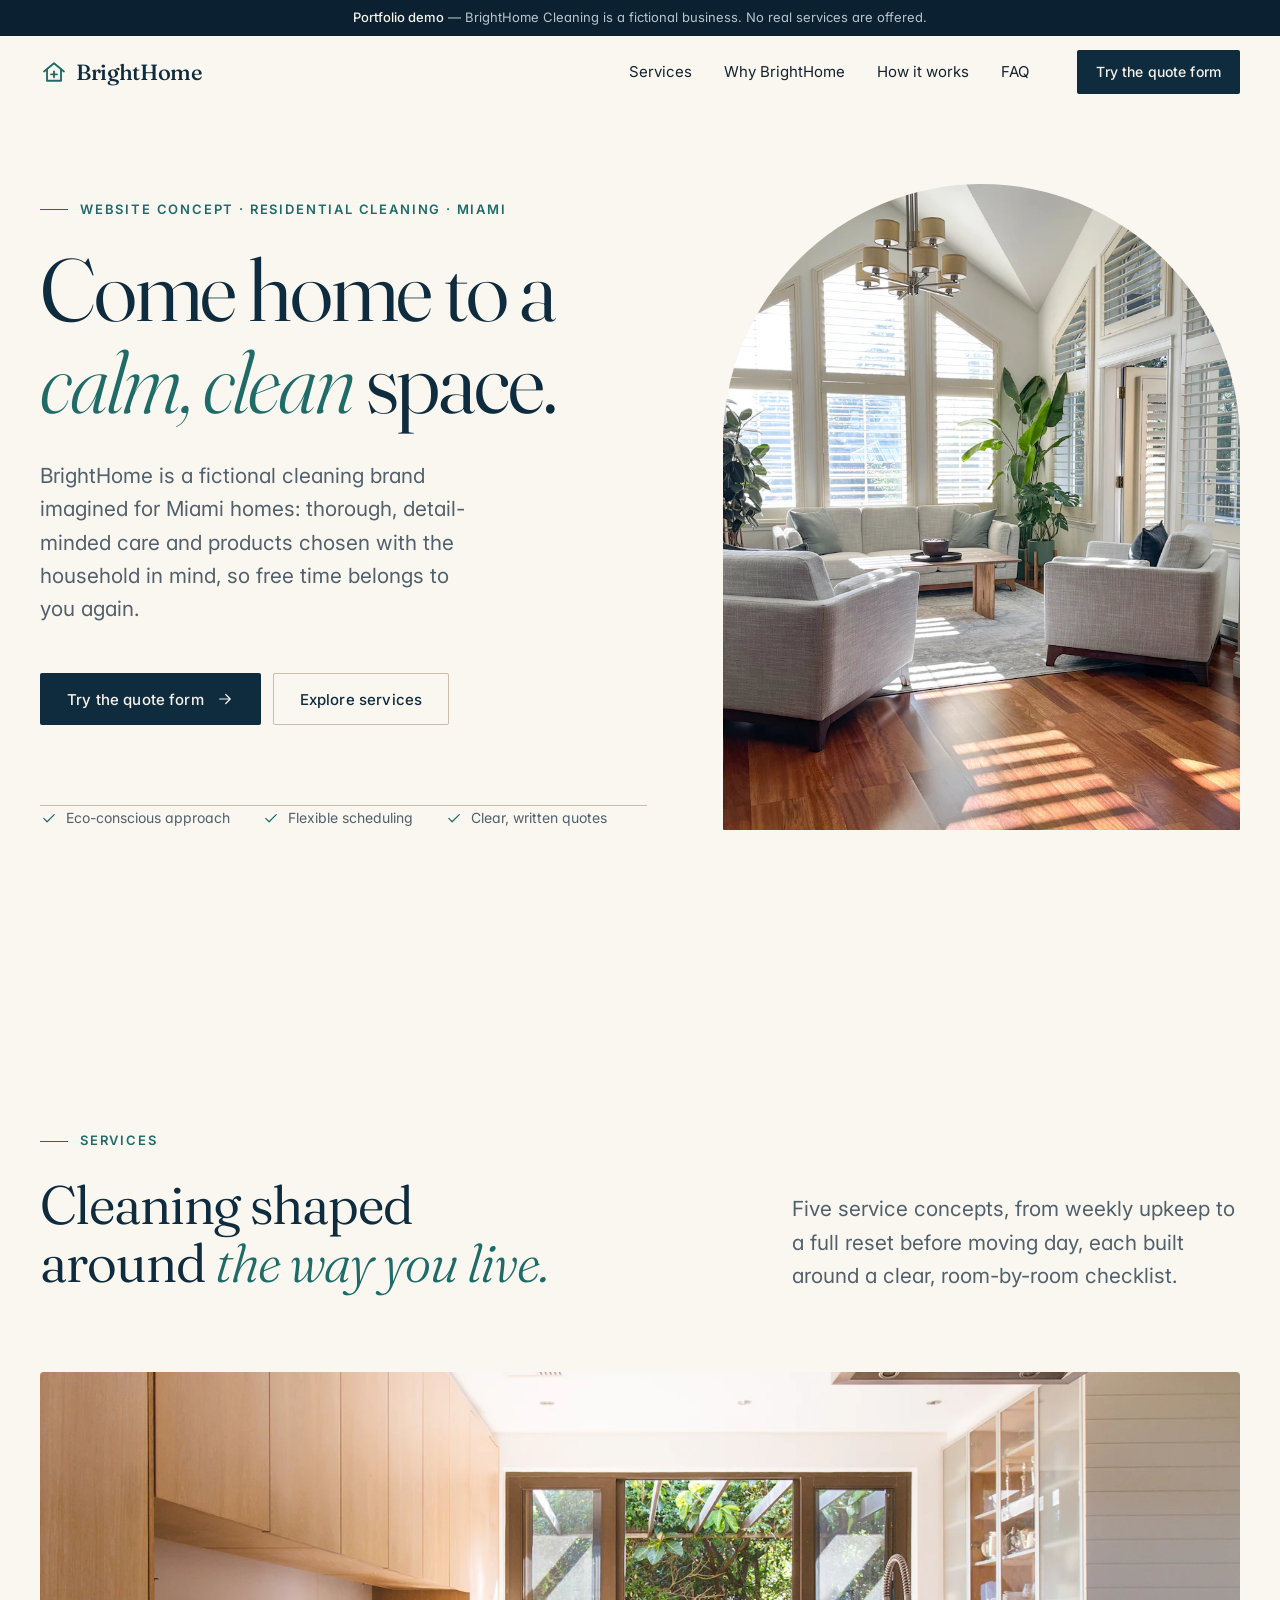
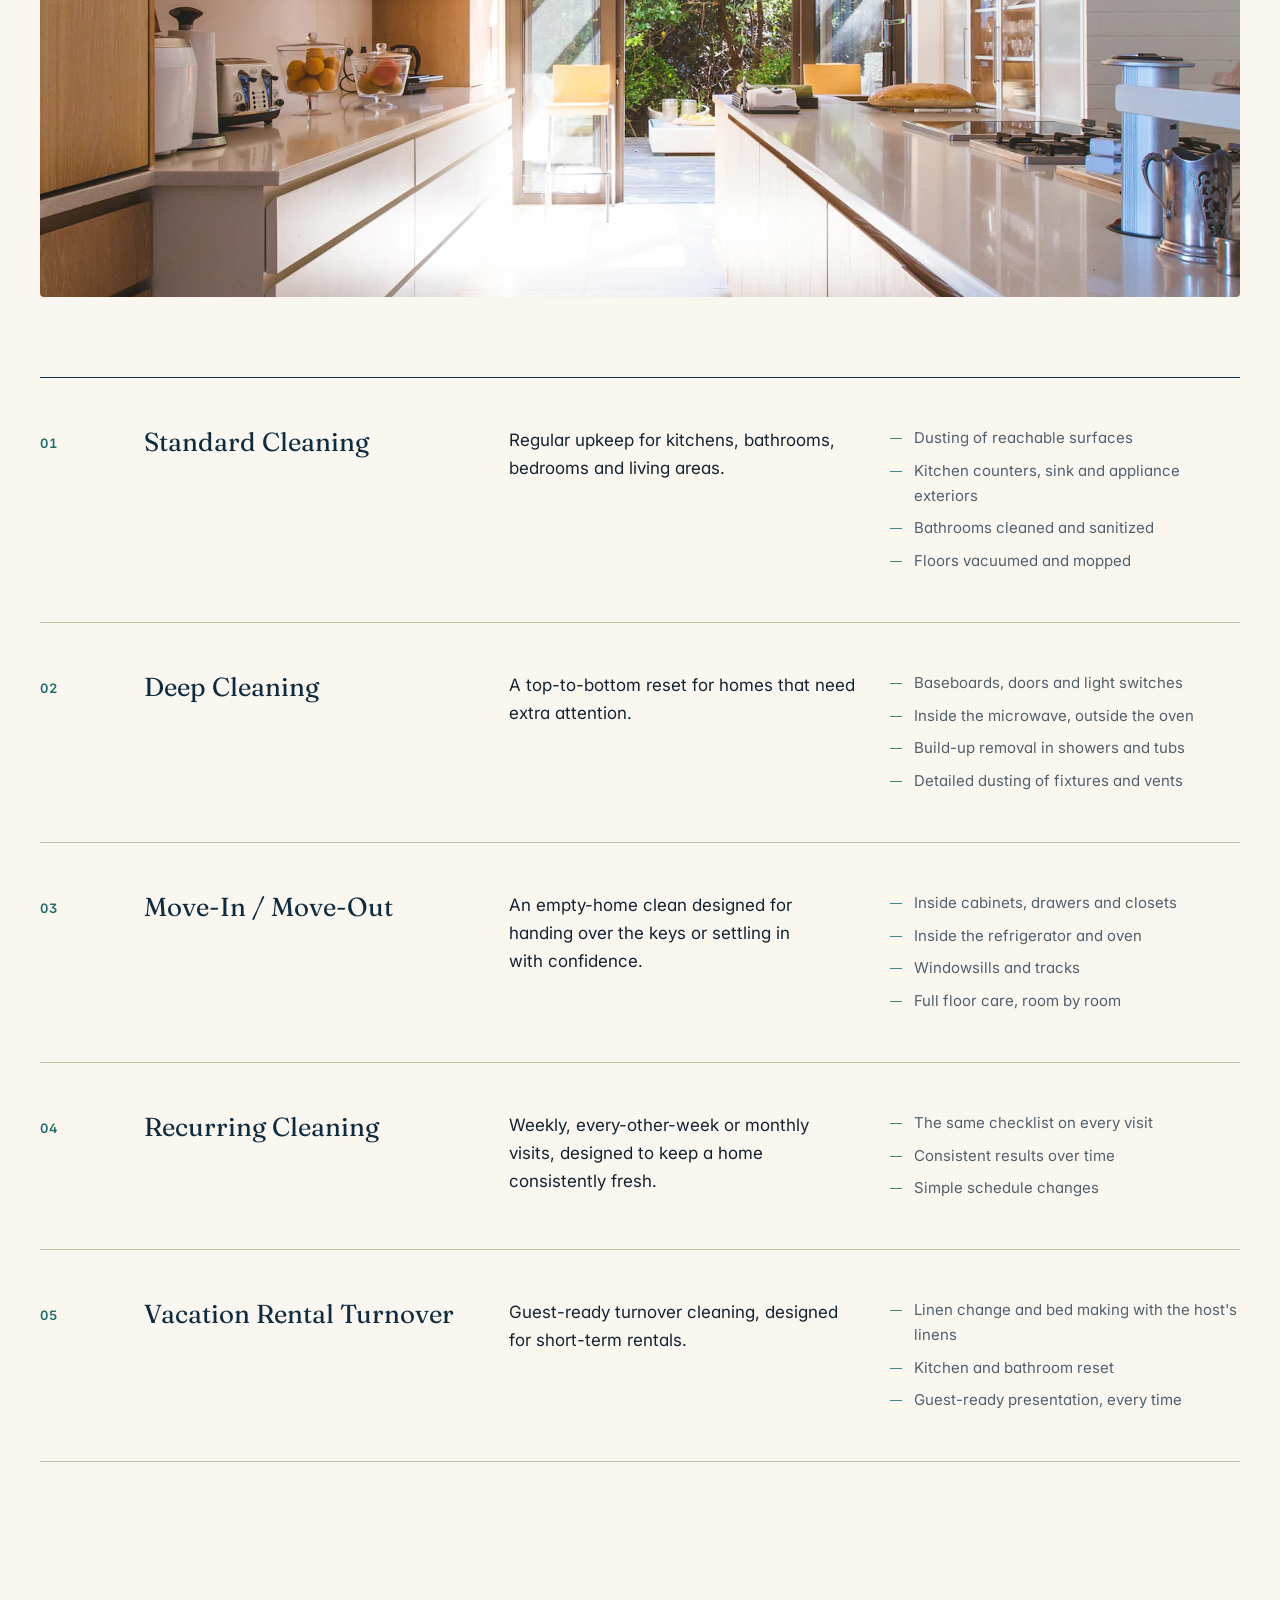
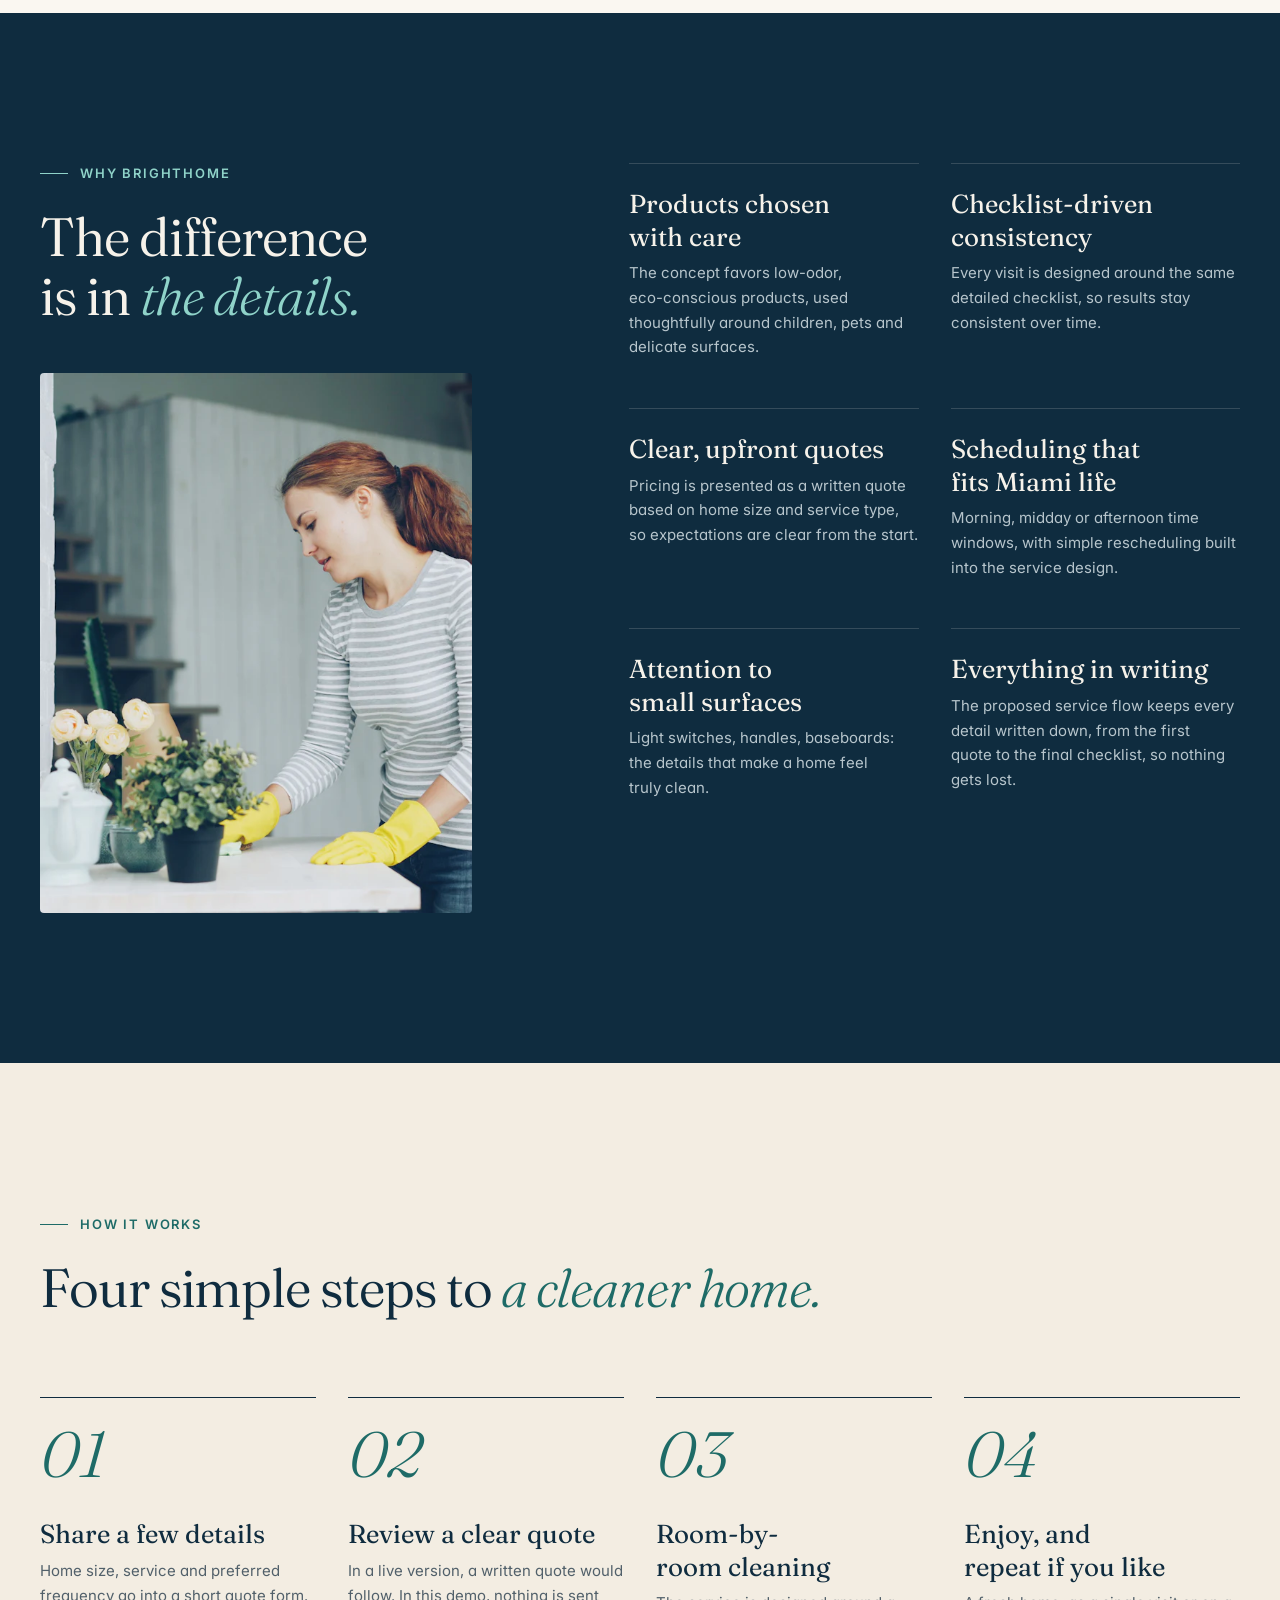
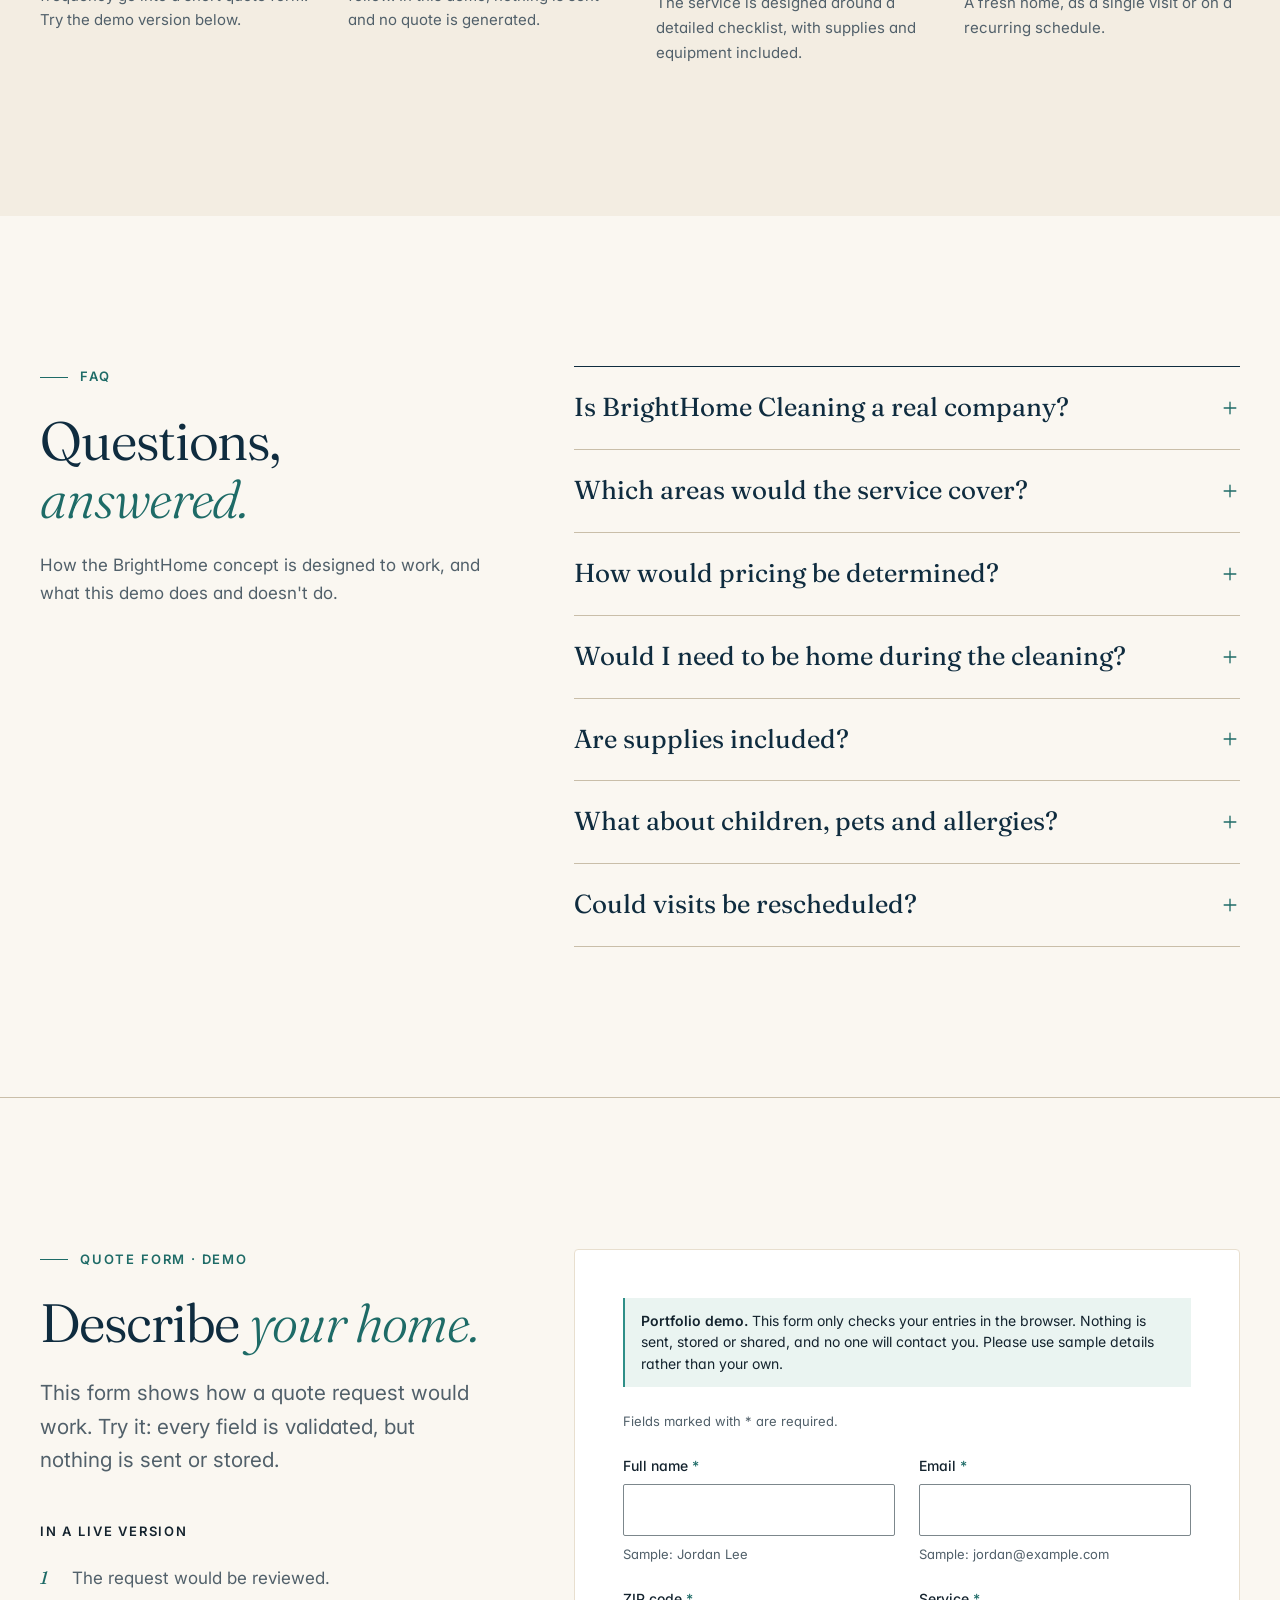
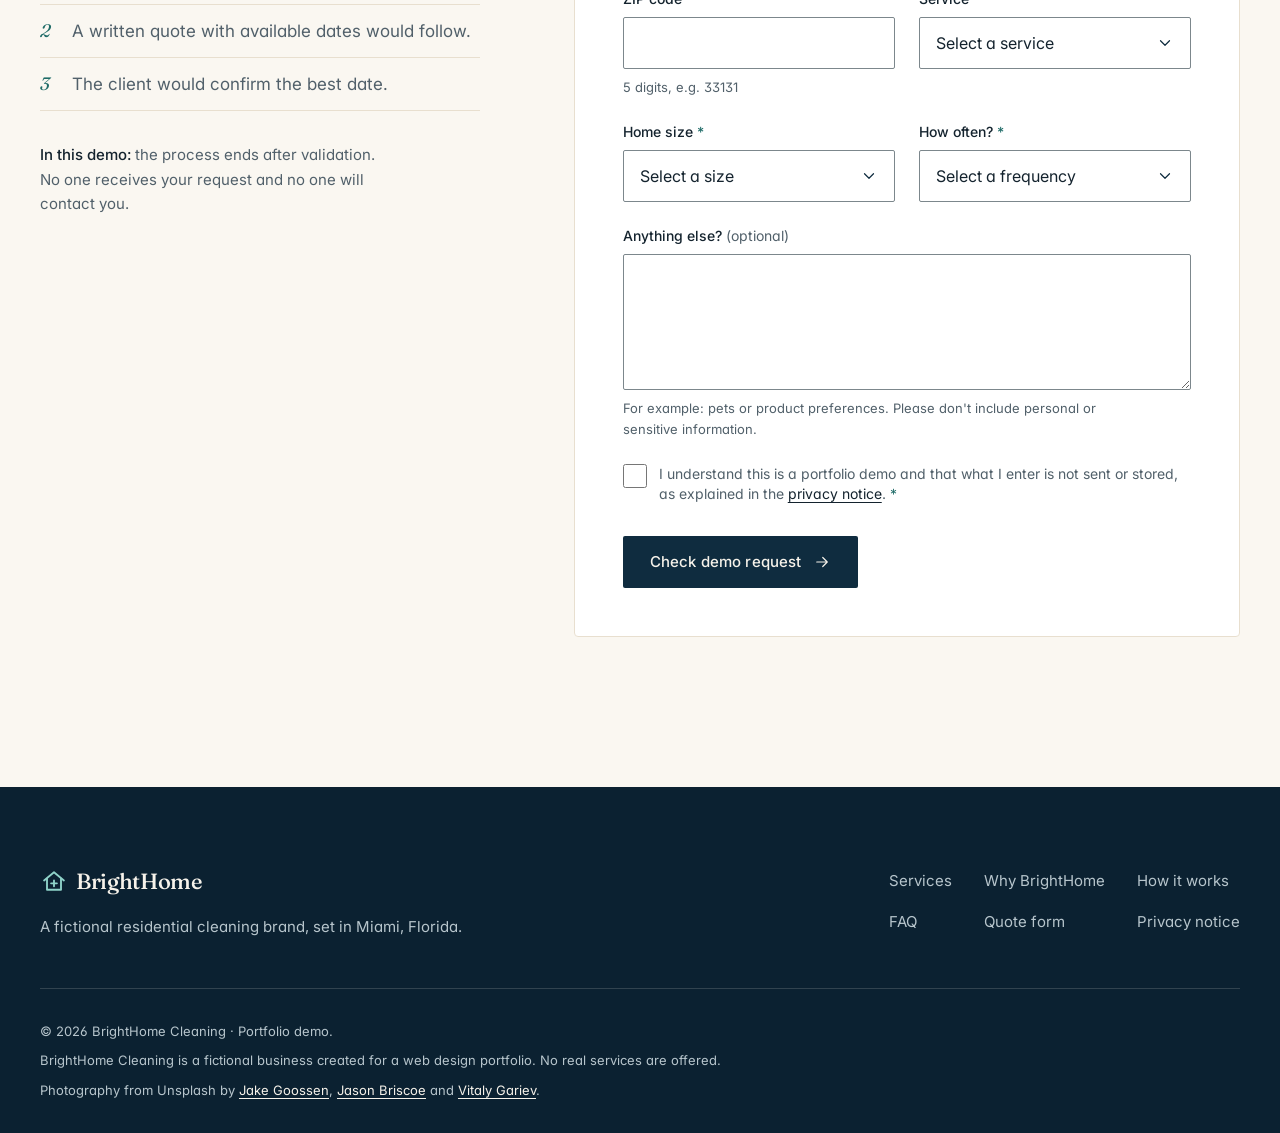
<file: index.html>
<!DOCTYPE html>
<html lang="en-US" class="no-js">
<head>
  <meta charset="UTF-8">
  <meta name="viewport" content="width=device-width, initial-scale=1">

  <!-- Swap "no-js" for "js" as early as possible so CSS can safely enable
       JavaScript-dependent styles (animations, mobile menu). -->
  <script>document.documentElement.classList.replace('no-js', 'js');</script>

  <!-- ===== Primary SEO ===== -->
  <title>BrightHome Cleaning | Portfolio Demo: Residential Cleaning Website</title>
  <meta name="description" content="Portfolio demo: a website concept for BrightHome Cleaning, a fictional residential cleaning business set in Miami, Florida. No real services are offered.">
  <!-- example.com is a reserved placeholder domain. Replace it with the portfolio URL when published. -->
  <link rel="canonical" href="https://www.example.com/">
  <!-- Demo site of a fictional business: keep it out of search results. -->
  <meta name="robots" content="noindex, nofollow">
  <meta name="theme-color" content="#0F2C3F">

  <!-- ===== Open Graph (Facebook, LinkedIn, WhatsApp…) ===== -->
  <meta property="og:type" content="website">
  <meta property="og:site_name" content="BrightHome Cleaning (portfolio demo)">
  <meta property="og:locale" content="en_US">
  <meta property="og:title" content="BrightHome Cleaning | Portfolio Demo">
  <meta property="og:description" content="A website concept for a fictional residential cleaning business in Miami. Portfolio demo: no real services are offered.">
  <meta property="og:url" content="https://www.example.com/">
  <!-- Open Graph images use JPG: WebP is not reliably supported by every social platform. -->
  <meta property="og:image" content="https://www.example.com/assets/images/og-image.jpg">
  <meta property="og:image:width" content="1200">
  <meta property="og:image:height" content="630">
  <meta property="og:image:alt" content="A sunlit living room with light linen sofas, white shutters and tall plants.">

  <!-- ===== Twitter / X card ===== -->
  <meta name="twitter:card" content="summary_large_image">
  <meta name="twitter:title" content="BrightHome Cleaning | Portfolio Demo">
  <meta name="twitter:description" content="A website concept for a fictional residential cleaning business in Miami. No real services are offered.">
  <meta name="twitter:image" content="https://www.example.com/assets/images/og-image.jpg">

  <!-- ===== Icons & app manifest ===== -->
  <link rel="icon" href="assets/favicon/favicon.svg" type="image/svg+xml">
  <link rel="apple-touch-icon" href="assets/favicon/apple-touch-icon.png">
  <link rel="manifest" href="site.webmanifest">

  <!-- ===== Fonts: Fraunces (headings) + Inter (body) ===== -->
  <link rel="preconnect" href="https://fonts.googleapis.com">
  <link rel="preconnect" href="https://fonts.gstatic.com" crossorigin>
  <link rel="stylesheet" href="https://fonts.googleapis.com/css2?family=Fraunces:ital,opsz,wght@0,9..144,300..600;1,9..144,300..600&family=Inter:wght@400..600&display=swap">

  <!-- ===== Preload the hero image (Largest Contentful Paint) ===== -->
  <link rel="preload" as="image" type="image/webp"
        href="assets/images/hero-living-room-1200.webp"
        imagesrcset="assets/images/hero-living-room-800.webp 800w, assets/images/hero-living-room-1200.webp 1200w"
        imagesizes="(min-width: 64em) 46vw, 100vw">

  <!-- ===== Styles (general → specific) ===== -->
  <link rel="stylesheet" href="css/variables.css">
  <link rel="stylesheet" href="css/base.css">
  <link rel="stylesheet" href="css/components.css">
  <link rel="stylesheet" href="css/sections.css">

  <!-- ===== Scripts: "defer" runs them after the HTML is parsed, in this order ===== -->
  <script src="js/form.js" defer></script>
  <script src="js/animations.js" defer></script>
  <script src="js/main.js" defer></script>

  <!-- ===== Structured data (Schema.org) =====
       This describes the WEBSITE, not a business: BrightHome Cleaning is
       fictional, so no LocalBusiness data is published as if it were real. -->
  <script type="application/ld+json">
  {
    "@context": "https://schema.org",
    "@type": "WebSite",
    "name": "BrightHome Cleaning (portfolio demo)",
    "url": "https://www.example.com/",
    "inLanguage": "en-US",
    "description": "Portfolio demo website for BrightHome Cleaning, a fictional residential cleaning business. It is not a real business and offers no services."
  }
  </script>
</head>

<body>
  <!-- Inline SVG icon sprite. It lives inside the HTML (not in a separate file)
       because browsers block external SVG references when the page is opened
       directly from disk (file://). -->
  <svg xmlns="http://www.w3.org/2000/svg" class="visually-hidden" aria-hidden="true" focusable="false">
    <symbol id="icon-logo" viewBox="0 0 24 24">
      <path d="M3.5 11.5 12 4.5l8.5 7" fill="none" stroke="currentColor" stroke-width="1.6" stroke-linecap="round" stroke-linejoin="round"/>
      <path d="M6 10v9.5h12V10" fill="none" stroke="currentColor" stroke-width="1.6" stroke-linecap="round" stroke-linejoin="round"/>
      <path d="M12 11.5v5M9.5 14h5" fill="none" stroke="currentColor" stroke-width="1.6" stroke-linecap="round"/>
    </symbol>
    <symbol id="icon-arrow" viewBox="0 0 24 24">
      <path d="M5 12h14M13 6l6 6-6 6" fill="none" stroke="currentColor" stroke-width="1.6" stroke-linecap="round" stroke-linejoin="round"/>
    </symbol>
    <symbol id="icon-check" viewBox="0 0 24 24">
      <path d="m5 12.5 4.5 4.5L19 7.5" fill="none" stroke="currentColor" stroke-width="1.6" stroke-linecap="round" stroke-linejoin="round"/>
    </symbol>
    <symbol id="icon-plus" viewBox="0 0 24 24">
      <path d="M12 5v14M5 12h14" fill="none" stroke="currentColor" stroke-width="1.6" stroke-linecap="round"/>
    </symbol>
    <symbol id="icon-menu" viewBox="0 0 24 24">
      <path d="M4 8h16M4 16h16" fill="none" stroke="currentColor" stroke-width="1.6" stroke-linecap="round"/>
    </symbol>
    <symbol id="icon-close" viewBox="0 0 24 24">
      <path d="M6 6l12 12M18 6 6 18" fill="none" stroke="currentColor" stroke-width="1.6" stroke-linecap="round"/>
    </symbol>
  </svg>

  <!-- Lets keyboard and screen-reader users jump past the navigation. -->
  <a class="skip-link" href="#main">Skip to main content</a>

  <!-- Makes it clear from the first second that this is a portfolio demo. -->
  <div class="demo-banner" role="note">
    <p class="container demo-banner__text">
      <strong>Portfolio demo</strong> — BrightHome Cleaning is a fictional business.
      No real services are offered.
    </p>
  </div>

  <!-- ================================================================
       HEADER & NAVIGATION
       ================================================================ -->
  <header class="site-header" id="top">
    <div class="container site-header__inner">
      <a class="brand" href="#top" aria-label="BrightHome Cleaning, back to top">
        <svg class="brand__mark" aria-hidden="true" focusable="false"><use href="#icon-logo"></use></svg>
        <span class="brand__name">BrightHome</span>
      </a>

      <button class="nav-toggle" type="button"
              aria-expanded="false" aria-controls="site-nav">
        <svg class="nav-toggle__icon nav-toggle__icon--open" aria-hidden="true" focusable="false"><use href="#icon-menu"></use></svg>
        <svg class="nav-toggle__icon nav-toggle__icon--close" aria-hidden="true" focusable="false"><use href="#icon-close"></use></svg>
        <span class="visually-hidden">Menu</span>
      </button>

      <nav class="site-nav" id="site-nav" aria-label="Main">
        <ul class="site-nav__list">
          <li><a class="site-nav__link" href="#services">Services</a></li>
          <li><a class="site-nav__link" href="#why-brighthome">Why BrightHome</a></li>
          <li><a class="site-nav__link" href="#how-it-works">How it works</a></li>
          <li><a class="site-nav__link" href="#faq">FAQ</a></li>
        </ul>
        <a class="button button--primary button--small site-nav__cta" href="#contact">Try the quote form</a>
      </nav>
    </div>
  </header>

  <main id="main">

    <!-- ================================================================
         1. HERO
         ================================================================ -->
    <section class="hero" aria-labelledby="hero-title">
      <div class="container hero__inner">
        <div class="hero__content">
          <p class="eyebrow">Website concept · Residential cleaning · Miami</p>
          <h1 class="hero__title" id="hero-title">
            Come home to a <em>calm, clean</em> space.
          </h1>
          <p class="hero__lead">
            BrightHome is a fictional cleaning brand imagined for Miami homes:
            thorough, detail-minded care and products chosen with the household
            in mind, so free time belongs to you again.
          </p>

          <div class="hero__actions">
            <a class="button button--primary" href="#contact">
              Try the quote form
              <svg class="button__icon" aria-hidden="true" focusable="false"><use href="#icon-arrow"></use></svg>
            </a>
            <a class="button button--ghost" href="#services">Explore services</a>
          </div>

          <ul class="hero__notes" role="list">
            <li>
              <svg class="icon" aria-hidden="true" focusable="false"><use href="#icon-check"></use></svg>
              Eco-conscious approach
            </li>
            <li>
              <svg class="icon" aria-hidden="true" focusable="false"><use href="#icon-check"></use></svg>
              Flexible scheduling
            </li>
            <li>
              <svg class="icon" aria-hidden="true" focusable="false"><use href="#icon-check"></use></svg>
              Clear, written quotes
            </li>
          </ul>
        </div>

        <figure class="hero__media">
          <!-- Above the fold: loaded eagerly with high priority (no lazy loading). -->
          <img class="hero__image"
               src="assets/images/hero-living-room-1200.webp"
               srcset="assets/images/hero-living-room-800.webp 800w,
                       assets/images/hero-living-room-1200.webp 1200w"
               sizes="(min-width: 64em) 46vw, 100vw"
               width="1200" height="1500"
               alt="A sunlit living room with light linen sofas, white plantation shutters and tall tropical plants."
               fetchpriority="high" decoding="async">
        </figure>
      </div>
    </section>

    <!-- ================================================================
         2. SERVICES
         ================================================================ -->
    <section class="section services" id="services" aria-labelledby="services-title">
      <div class="container">
        <header class="section-header services__header">
          <div>
            <p class="eyebrow">Services</p>
            <h2 class="section-title" id="services-title">
              Cleaning shaped around <em>the way you live.</em>
            </h2>
          </div>
          <p class="section-intro">
            Five service concepts, from weekly upkeep to a full reset before
            moving day, each built around a clear, room-by-room checklist.
          </p>
        </header>

        <figure class="services__media">
          <img src="assets/images/services-kitchen-1600.webp"
               srcset="assets/images/services-kitchen-800.webp 800w,
                       assets/images/services-kitchen-1600.webp 1600w"
               sizes="(min-width: 80em) 1216px, 100vw"
               width="1600" height="1000"
               alt="A bright kitchen with natural wood cabinets, white countertops and glass doors opening onto a garden."
               loading="lazy" decoding="async">
        </figure>

        <ul class="services__list" role="list">
          <li>
            <article class="service-card">
              <h3 class="service-card__title">Standard Cleaning</h3>
              <p class="service-card__text">
                Regular upkeep for kitchens, bathrooms, bedrooms and living areas.
              </p>
              <ul class="checklist" role="list">
                <li>Dusting of reachable surfaces</li>
                <li>Kitchen counters, sink and appliance exteriors</li>
                <li>Bathrooms cleaned and sanitized</li>
                <li>Floors vacuumed and mopped</li>
              </ul>
            </article>
          </li>

          <li>
            <article class="service-card">
              <h3 class="service-card__title">Deep Cleaning</h3>
              <p class="service-card__text">
                A top-to-bottom reset for homes that need extra attention.
              </p>
              <ul class="checklist" role="list">
                <li>Baseboards, doors and light switches</li>
                <li>Inside the microwave, outside the oven</li>
                <li>Build-up removal in showers and tubs</li>
                <li>Detailed dusting of fixtures and vents</li>
              </ul>
            </article>
          </li>

          <li>
            <article class="service-card">
              <h3 class="service-card__title">Move-In / Move-Out</h3>
              <p class="service-card__text">
                An empty-home clean designed for handing over the keys or
                settling in with confidence.
              </p>
              <ul class="checklist" role="list">
                <li>Inside cabinets, drawers and closets</li>
                <li>Inside the refrigerator and oven</li>
                <li>Windowsills and tracks</li>
                <li>Full floor care, room by room</li>
              </ul>
            </article>
          </li>

          <li>
            <article class="service-card">
              <h3 class="service-card__title">Recurring Cleaning</h3>
              <p class="service-card__text">
                Weekly, every-other-week or monthly visits, designed to keep a
                home consistently fresh.
              </p>
              <ul class="checklist" role="list">
                <li>The same checklist on every visit</li>
                <li>Consistent results over time</li>
                <li>Simple schedule changes</li>
              </ul>
            </article>
          </li>

          <li>
            <article class="service-card">
              <h3 class="service-card__title">Vacation Rental Turnover</h3>
              <p class="service-card__text">
                Guest-ready turnover cleaning, designed for short-term rentals.
              </p>
              <ul class="checklist" role="list">
                <li>Linen change and bed making with the host's linens</li>
                <li>Kitchen and bathroom reset</li>
                <li>Guest-ready presentation, every time</li>
              </ul>
            </article>
          </li>
        </ul>
      </div>
    </section>

    <!-- ================================================================
         3. BENEFITS
         ================================================================ -->
    <section class="section benefits" id="why-brighthome" aria-labelledby="benefits-title">
      <div class="container benefits__inner">
        <div class="benefits__intro">
          <p class="eyebrow">Why BrightHome</p>
          <h2 class="section-title" id="benefits-title">
            The difference is in <em>the details.</em>
          </h2>
          <figure class="benefits__media">
            <img src="assets/images/benefits-detail-1200.webp"
                 srcset="assets/images/benefits-detail-600.webp 600w,
                         assets/images/benefits-detail-1200.webp 1200w"
                 sizes="(min-width: 64em) 36vw, 100vw"
                 width="1200" height="1500"
                 alt="A person in yellow cleaning gloves wiping down a white table beside fresh flowers and potted plants."
                 loading="lazy" decoding="async">
          </figure>
        </div>

        <ul class="benefits__list" role="list">
          <li class="benefit">
            <h3 class="benefit__title">Products chosen with care</h3>
            <p class="benefit__text">
              The concept favors low-odor, eco-conscious products, used
              thoughtfully around children, pets and delicate surfaces.
            </p>
          </li>
          <li class="benefit">
            <h3 class="benefit__title">Checklist-driven consistency</h3>
            <p class="benefit__text">
              Every visit is designed around the same detailed checklist, so
              results stay consistent over time.
            </p>
          </li>
          <li class="benefit">
            <h3 class="benefit__title">Clear, upfront quotes</h3>
            <p class="benefit__text">
              Pricing is presented as a written quote based on home size and
              service type, so expectations are clear from the start.
            </p>
          </li>
          <li class="benefit">
            <h3 class="benefit__title">Scheduling that fits Miami life</h3>
            <p class="benefit__text">
              Morning, midday or afternoon time windows, with simple
              rescheduling built into the service design.
            </p>
          </li>
          <li class="benefit">
            <h3 class="benefit__title">Attention to small surfaces</h3>
            <p class="benefit__text">
              Light switches, handles, baseboards: the details that make a home
              feel truly clean.
            </p>
          </li>
          <li class="benefit">
            <h3 class="benefit__title">Everything in writing</h3>
            <p class="benefit__text">
              The proposed service flow keeps every detail written down, from
              the first quote to the final checklist, so nothing gets lost.
            </p>
          </li>
        </ul>
      </div>
    </section>

    <!-- ================================================================
         4. HOW IT WORKS
         ================================================================ -->
    <section class="section process" id="how-it-works" aria-labelledby="process-title">
      <div class="container">
        <header class="section-header">
          <p class="eyebrow">How it works</p>
          <h2 class="section-title" id="process-title">
            Four simple steps to <em>a cleaner home.</em>
          </h2>
        </header>

        <!-- An ordered list: the order of the steps matters. -->
        <ol class="process__list" role="list">
          <li class="step">
            <span class="step__number" aria-hidden="true">01</span>
            <h3 class="step__title">Share a few details</h3>
            <p class="step__text">
              Home size, service and preferred frequency go into a short quote
              form. Try the demo version below.
            </p>
          </li>
          <li class="step">
            <span class="step__number" aria-hidden="true">02</span>
            <h3 class="step__title">Review a clear quote</h3>
            <p class="step__text">
              In a live version, a written quote would follow. In this demo,
              nothing is sent and no quote is generated.
            </p>
          </li>
          <li class="step">
            <span class="step__number" aria-hidden="true">03</span>
            <h3 class="step__title">Room-by-room cleaning</h3>
            <p class="step__text">
              The service is designed around a detailed checklist, with
              supplies and equipment included.
            </p>
          </li>
          <li class="step">
            <span class="step__number" aria-hidden="true">04</span>
            <h3 class="step__title">Enjoy, and repeat if you like</h3>
            <p class="step__text">
              A fresh home, as a single visit or on a recurring schedule.
            </p>
          </li>
        </ol>
      </div>
    </section>

    <!-- ================================================================
         5. FAQ
         Native <details>/<summary>: opens and closes without JavaScript
         and is keyboard and screen-reader friendly by default.
         ================================================================ -->
    <section class="section faq" id="faq" aria-labelledby="faq-title">
      <div class="container faq__inner">
        <header class="section-header faq__header">
          <p class="eyebrow">FAQ</p>
          <h2 class="section-title" id="faq-title">
            Questions, <em>answered.</em>
          </h2>
          <p class="section-intro">
            How the BrightHome concept is designed to work, and what this
            demo does and doesn't do.
          </p>
        </header>

        <div class="faq__list">
          <details class="faq-item">
            <summary class="faq-item__question">
              Is BrightHome Cleaning a real company?
              <svg class="faq-item__icon" aria-hidden="true" focusable="false"><use href="#icon-plus"></use></svg>
            </summary>
            <div class="faq-item__answer">
              <p>
                No. BrightHome Cleaning is a fictional business created for a
                web design portfolio. No services are offered, and the quote
                form doesn't send or store anything.
              </p>
            </div>
          </details>

          <details class="faq-item">
            <summary class="faq-item__question">
              Which areas would the service cover?
              <svg class="faq-item__icon" aria-hidden="true" focusable="false"><use href="#icon-plus"></use></svg>
            </summary>
            <div class="faq-item__answer">
              <p>
                The concept is set in Miami and nearby neighborhoods in
                Miami-Dade County, Florida. As a demo, it doesn't actually
                serve any area.
              </p>
            </div>
          </details>

          <details class="faq-item">
            <summary class="faq-item__question">
              How would pricing be determined?
              <svg class="faq-item__icon" aria-hidden="true" focusable="false"><use href="#icon-plus"></use></svg>
            </summary>
            <div class="faq-item__answer">
              <p>
                In this concept, pricing depends on the size and condition of
                the home, the type of service and the visit frequency, always
                presented as a written quote. No real prices exist for this demo.
              </p>
            </div>
          </details>

          <details class="faq-item">
            <summary class="faq-item__question">
              Would I need to be home during the cleaning?
              <svg class="faq-item__icon" aria-hidden="true" focusable="false"><use href="#icon-plus"></use></svg>
            </summary>
            <div class="faq-item__answer">
              <p>
                The service is designed so you wouldn't need to be. Home access
                would be agreed in advance.
              </p>
            </div>
          </details>

          <details class="faq-item">
            <summary class="faq-item__question">
              Are supplies included?
              <svg class="faq-item__icon" aria-hidden="true" focusable="false"><use href="#icon-plus"></use></svg>
            </summary>
            <div class="faq-item__answer">
              <p>
                In the concept, yes: products and equipment are included, and
                preferences for specific products can be noted in the quote form.
              </p>
            </div>
          </details>

          <details class="faq-item">
            <summary class="faq-item__question">
              What about children, pets and allergies?
              <svg class="faq-item__icon" aria-hidden="true" focusable="false"><use href="#icon-plus"></use></svg>
            </summary>
            <div class="faq-item__answer">
              <p>
                The concept favors eco-conscious, low-odor products, and the
                quote form includes space to mention pets, allergies or
                sensitivities.
              </p>
            </div>
          </details>

          <details class="faq-item">
            <summary class="faq-item__question">
              Could visits be rescheduled?
              <svg class="faq-item__icon" aria-hidden="true" focusable="false"><use href="#icon-plus"></use></svg>
            </summary>
            <div class="faq-item__answer">
              <p>
                Yes. Simple rescheduling with advance notice is part of the
                service design.
              </p>
            </div>
          </details>
        </div>
      </div>
    </section>

    <!-- ================================================================
         6. QUOTE FORM (DEMO)
         Nothing is ever sent: the form has no action or method, and the
         submit button stays disabled until js/form.js takes over (so the
         browser can't submit it on its own if JavaScript is unavailable).
         ================================================================ -->
    <section class="section contact" id="contact" aria-labelledby="contact-title">
      <div class="container contact__inner">
        <div class="contact__intro">
          <p class="eyebrow">Quote form · Demo</p>
          <h2 class="section-title" id="contact-title">
            Describe <em>your home.</em>
          </h2>
          <p class="section-intro">
            This form shows how a quote request would work. Try it: every
            field is validated, but nothing is sent or stored.
          </p>

          <h3 class="contact__subtitle">In a live version</h3>
          <ol class="contact__next" role="list">
            <li>The request would be reviewed.</li>
            <li>A written quote with available dates would follow.</li>
            <li>The client would confirm the best date.</li>
          </ol>

          <p class="contact__area">
            <strong>In this demo:</strong> the process ends after validation.
            No one receives your request and no one will contact you.
          </p>
        </div>

        <form class="contact-form" id="contact-form"
              aria-describedby="form-demo-note form-required-note">
          <p class="form-demo-note" id="form-demo-note">
            <strong>Portfolio demo.</strong> This form only checks your entries
            in the browser. Nothing is sent, stored or shared, and no one will
            contact you. Please use sample details rather than your own.
          </p>
          <noscript>
            <p class="form-demo-note">
              This demo form needs JavaScript to run its validation. Without
              it, the form is disabled and nothing can be submitted.
            </p>
          </noscript>
          <p class="contact-form__note" id="form-required-note">
            Fields marked with <span aria-hidden="true">*</span> are required.
          </p>

          <div class="form-grid">
            <div class="field">
              <label class="field__label" for="name">
                Full name <span class="field__required" aria-hidden="true">*</span>
              </label>
              <!-- autocomplete="off": this demo asks for sample data, so the
                   browser shouldn't offer to fill in real personal details. -->
              <input class="field__input" type="text" id="name" name="name"
                     autocomplete="off" required maxlength="80"
                     aria-describedby="name-hint name-error">
              <p class="field__hint" id="name-hint">Sample: Jordan Lee</p>
              <p class="field__error" id="name-error"></p>
            </div>

            <div class="field">
              <label class="field__label" for="email">
                Email <span class="field__required" aria-hidden="true">*</span>
              </label>
              <input class="field__input" type="email" id="email" name="email"
                     autocomplete="off" required maxlength="120"
                     aria-describedby="email-hint email-error">
              <p class="field__hint" id="email-hint">Sample: jordan@example.com</p>
              <p class="field__error" id="email-error"></p>
            </div>

            <div class="field">
              <label class="field__label" for="zip">
                ZIP code <span class="field__required" aria-hidden="true">*</span>
              </label>
              <input class="field__input" type="text" id="zip" name="zip"
                     autocomplete="off" inputmode="numeric"
                     pattern="[0-9]{5}" maxlength="5" required
                     aria-describedby="zip-hint zip-error">
              <p class="field__hint" id="zip-hint">5 digits, e.g. 33131</p>
              <p class="field__error" id="zip-error"></p>
            </div>

            <div class="field">
              <label class="field__label" for="service">
                Service <span class="field__required" aria-hidden="true">*</span>
              </label>
              <select class="field__input field__select" id="service" name="service"
                      required aria-describedby="service-error">
                <option value="">Select a service</option>
                <option value="standard">Standard Cleaning</option>
                <option value="deep">Deep Cleaning</option>
                <option value="move">Move-In / Move-Out</option>
                <option value="recurring">Recurring Cleaning</option>
                <option value="vacation-rental">Vacation Rental Turnover</option>
              </select>
              <p class="field__error" id="service-error"></p>
            </div>

            <div class="field">
              <label class="field__label" for="home-size">
                Home size <span class="field__required" aria-hidden="true">*</span>
              </label>
              <select class="field__input field__select" id="home-size" name="homeSize"
                      required aria-describedby="home-size-error">
                <option value="">Select a size</option>
                <option value="studio-1">Studio or 1 bedroom</option>
                <option value="2">2 bedrooms</option>
                <option value="3">3 bedrooms</option>
                <option value="4-plus">4 or more bedrooms</option>
              </select>
              <p class="field__error" id="home-size-error"></p>
            </div>

            <div class="field">
              <label class="field__label" for="frequency">
                How often? <span class="field__required" aria-hidden="true">*</span>
              </label>
              <select class="field__input field__select" id="frequency" name="frequency"
                      required aria-describedby="frequency-error">
                <option value="">Select a frequency</option>
                <option value="one-time">One-time</option>
                <option value="weekly">Weekly</option>
                <option value="biweekly">Every other week</option>
                <option value="monthly">Monthly</option>
              </select>
              <p class="field__error" id="frequency-error"></p>
            </div>

            <div class="field field--full">
              <label class="field__label" for="message">
                Anything else? <span class="field__optional">(optional)</span>
              </label>
              <textarea class="field__input field__textarea" id="message" name="message"
                        rows="4" maxlength="1000"
                        aria-describedby="message-hint message-error"></textarea>
              <p class="field__hint" id="message-hint">For example: pets or product preferences. Please don't include personal or sensitive information.</p>
              <p class="field__error" id="message-error"></p>
            </div>

            <!-- Honeypot: hidden from people, often filled in by spam bots.
                 Kept so the form is ready for a future real integration. -->
            <div class="field--honeypot" aria-hidden="true">
              <label for="company">Company</label>
              <input type="text" id="company" name="company" tabindex="-1" autocomplete="off">
            </div>

            <div class="field field--full field--checkbox">
              <input class="field__checkbox" type="checkbox" id="consent" name="consent"
                     value="yes" required aria-describedby="consent-error">
              <label class="field__label" for="consent">
                I understand this is a portfolio demo and that what I enter is
                not sent or stored, as explained in the
                <a href="privacy.html">privacy notice</a>.
                <span class="field__required" aria-hidden="true">*</span>
              </label>
              <p class="field__error" id="consent-error"></p>
            </div>
          </div>

          <!-- Disabled until js/form.js enables it (see note above). -->
          <button class="button button--primary contact-form__submit" type="submit" disabled>
            Check demo request
            <svg class="button__icon" aria-hidden="true" focusable="false"><use href="#icon-arrow"></use></svg>
          </button>

          <!-- Result messages are announced to screen readers. -->
          <div class="form-status" id="form-status" role="status" aria-live="polite"></div>
        </form>
      </div>
    </section>

  </main>

  <!-- ================================================================
       FOOTER
       ================================================================ -->
  <footer class="site-footer">
    <div class="container site-footer__inner">
      <div class="site-footer__brand">
        <a class="brand brand--light" href="#top" aria-label="BrightHome Cleaning, back to top">
          <svg class="brand__mark" aria-hidden="true" focusable="false"><use href="#icon-logo"></use></svg>
          <span class="brand__name">BrightHome</span>
        </a>
        <p class="site-footer__tagline">A fictional residential cleaning brand, set in Miami, Florida.</p>
      </div>

      <nav class="site-footer__nav" aria-label="Footer">
        <ul role="list">
          <li><a href="#services">Services</a></li>
          <li><a href="#why-brighthome">Why BrightHome</a></li>
          <li><a href="#how-it-works">How it works</a></li>
          <li><a href="#faq">FAQ</a></li>
          <li><a href="#contact">Quote form</a></li>
          <li><a href="privacy.html">Privacy notice</a></li>
        </ul>
      </nav>

      <div class="site-footer__legal">
        <p>&copy; <span id="current-year">2026</span> BrightHome Cleaning · Portfolio demo.</p>
        <p class="site-footer__disclaimer">
          BrightHome Cleaning is a fictional business created for a web design
          portfolio. No real services are offered.
        </p>
        <p class="site-footer__credits">
          Photography from Unsplash by
          <a href="https://unsplash.com/@jakegoossen?utm_source=brighthome_demo&amp;utm_medium=referral">Jake Goossen</a>,
          <a href="https://unsplash.com/@jsnbrsc?utm_source=brighthome_demo&amp;utm_medium=referral">Jason Briscoe</a> and
          <a href="https://unsplash.com/@silverkblack?utm_source=brighthome_demo&amp;utm_medium=referral">Vitaly Gariev</a>.
        </p>
      </div>
    </div>
  </footer>
</body>
</html>
</file>
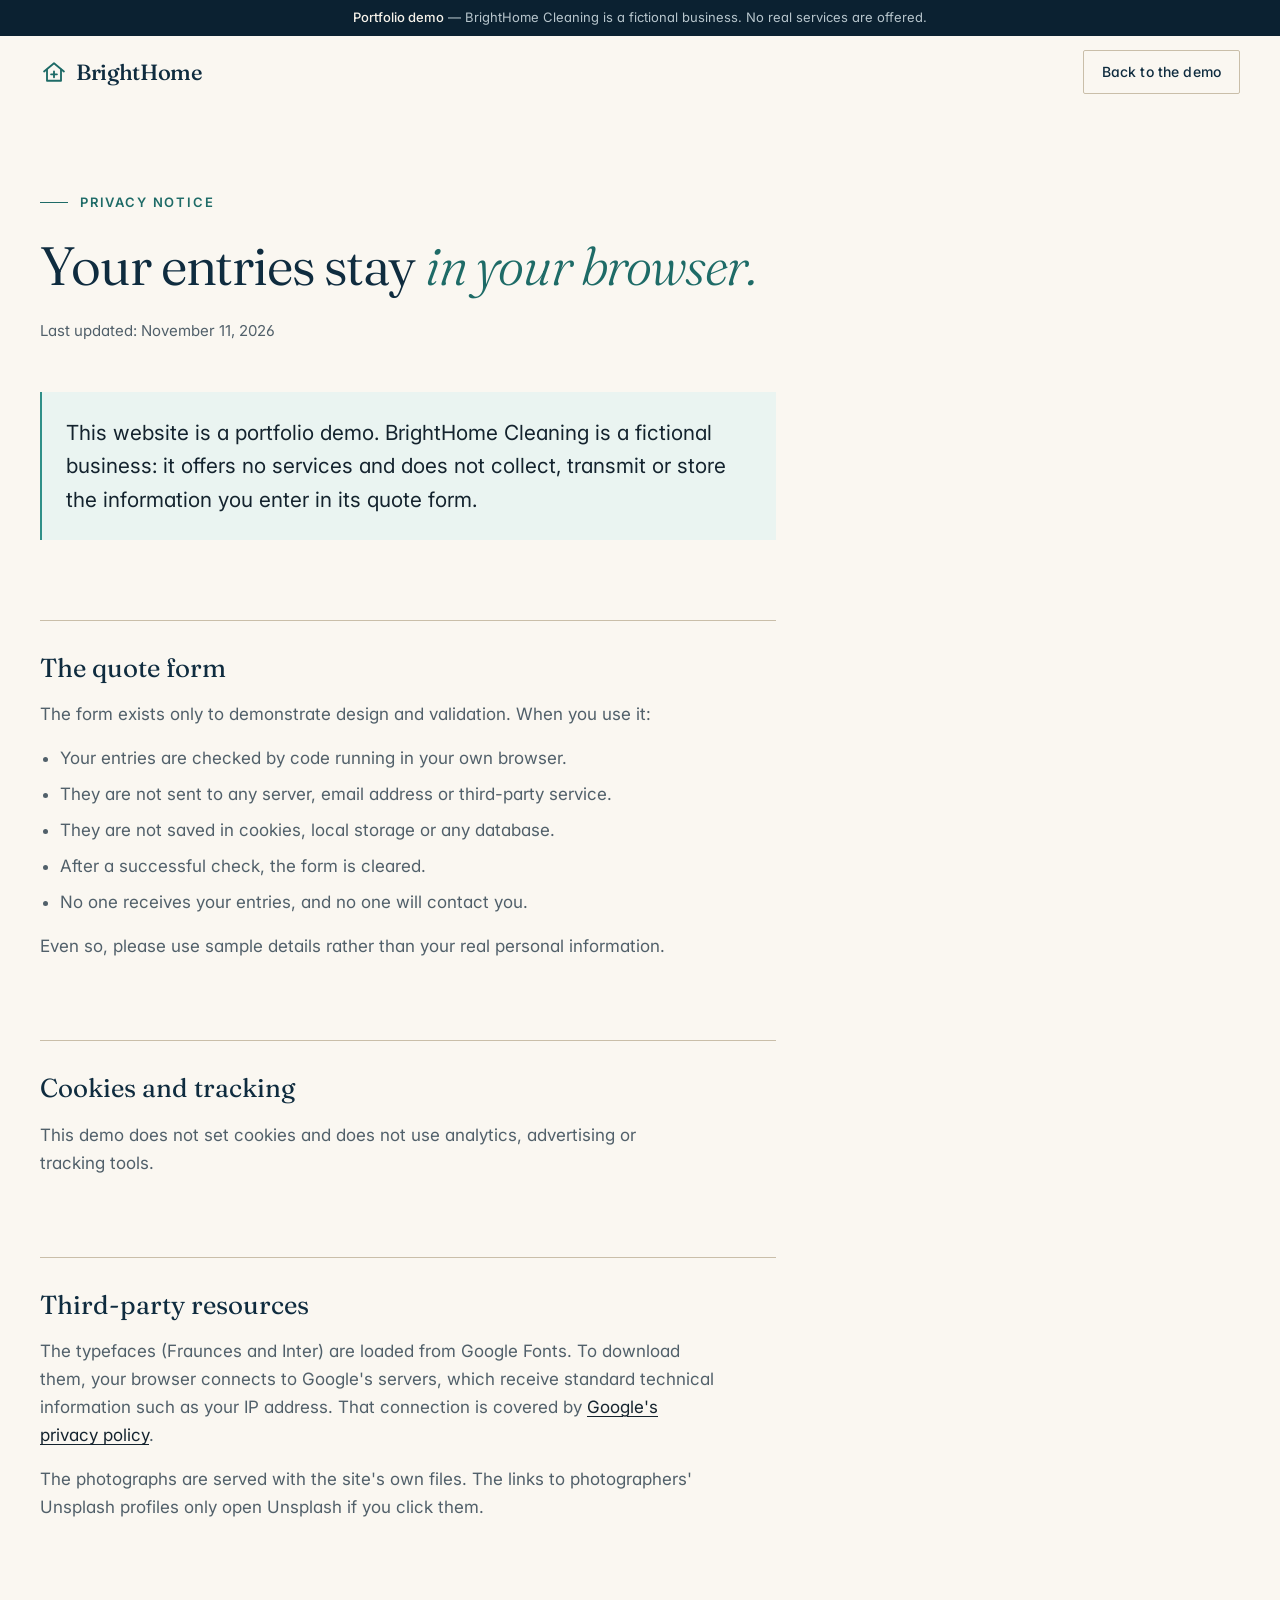
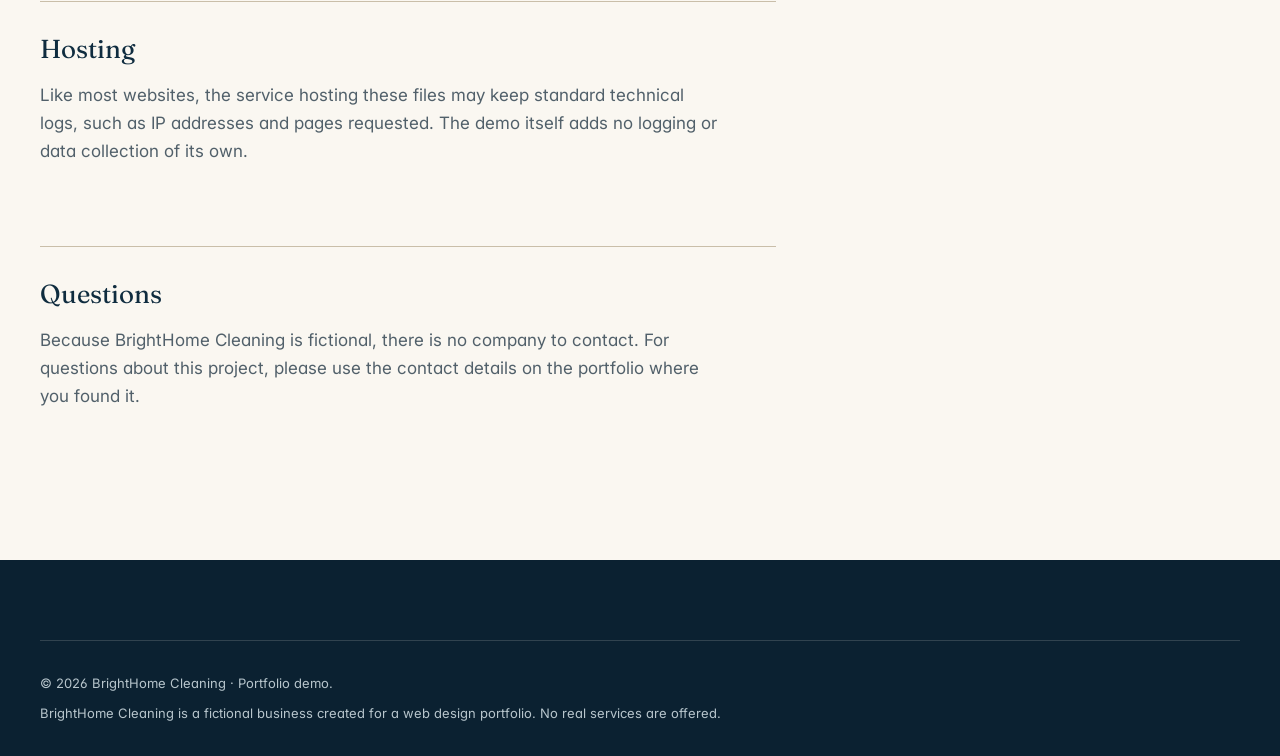
<file: privacy.html>
<!DOCTYPE html>
<html lang="en-US" class="no-js">
<head>
  <meta charset="UTF-8">
  <meta name="viewport" content="width=device-width, initial-scale=1">
  <script>document.documentElement.classList.replace('no-js', 'js');</script>

  <title>Privacy Notice | BrightHome Cleaning Portfolio Demo</title>
  <meta name="description" content="Privacy notice for the BrightHome Cleaning portfolio demo: the quote form does not collect, transmit or store the information entered.">
  <meta name="robots" content="noindex, nofollow">
  <meta name="theme-color" content="#0F2C3F">

  <link rel="icon" href="assets/favicon/favicon.svg" type="image/svg+xml">
  <link rel="apple-touch-icon" href="assets/favicon/apple-touch-icon.png">

  <link rel="preconnect" href="https://fonts.googleapis.com">
  <link rel="preconnect" href="https://fonts.gstatic.com" crossorigin>
  <link rel="stylesheet" href="https://fonts.googleapis.com/css2?family=Fraunces:ital,opsz,wght@0,9..144,300..600;1,9..144,300..600&family=Inter:wght@400..600&display=swap">

  <link rel="stylesheet" href="css/variables.css">
  <link rel="stylesheet" href="css/base.css">
  <link rel="stylesheet" href="css/components.css">
  <link rel="stylesheet" href="css/sections.css">

  <script src="js/main.js" defer></script>
</head>

<body>
  <svg xmlns="http://www.w3.org/2000/svg" class="visually-hidden" aria-hidden="true" focusable="false">
    <symbol id="icon-logo" viewBox="0 0 24 24">
      <path d="M3.5 11.5 12 4.5l8.5 7" fill="none" stroke="currentColor" stroke-width="1.6" stroke-linecap="round" stroke-linejoin="round"/>
      <path d="M6 10v9.5h12V10" fill="none" stroke="currentColor" stroke-width="1.6" stroke-linecap="round" stroke-linejoin="round"/>
      <path d="M12 11.5v5M9.5 14h5" fill="none" stroke="currentColor" stroke-width="1.6" stroke-linecap="round"/>
    </symbol>
  </svg>

  <a class="skip-link" href="#main">Skip to main content</a>

  <div class="demo-banner" role="note">
    <p class="container demo-banner__text">
      <strong>Portfolio demo</strong> — BrightHome Cleaning is a fictional business.
      No real services are offered.
    </p>
  </div>

  <header class="site-header">
    <div class="container site-header__inner">
      <a class="brand" href="index.html" aria-label="BrightHome Cleaning, home page">
        <svg class="brand__mark" aria-hidden="true" focusable="false"><use href="#icon-logo"></use></svg>
        <span class="brand__name">BrightHome</span>
      </a>
      <a class="button button--ghost button--small" href="index.html"><span>Back<span class="legal__back-extra"> to the demo</span></span></a>
    </div>
  </header>

  <main id="main" class="legal">
    <div class="container">
      <article class="legal__inner">
        <p class="eyebrow">Privacy notice</p>
        <h1 class="section-title">Your entries stay <em>in your browser.</em></h1>
        <p class="legal__updated">Last updated: November 11, 2026</p>

        <p class="legal__summary">
          This website is a portfolio demo. BrightHome Cleaning is a fictional
          business: it offers no services and does not collect, transmit or
          store the information you enter in its quote form.
        </p>

        <section class="legal__section" aria-labelledby="form-title">
          <h2 id="form-title">The quote form</h2>
          <p>
            The form exists only to demonstrate design and validation. When you
            use it:
          </p>
          <ul>
            <li>Your entries are checked by code running in your own browser.</li>
            <li>They are not sent to any server, email address or third-party service.</li>
            <li>They are not saved in cookies, local storage or any database.</li>
            <li>After a successful check, the form is cleared.</li>
            <li>No one receives your entries, and no one will contact you.</li>
          </ul>
          <p>
            Even so, please use sample details rather than your real personal
            information.
          </p>
        </section>

        <section class="legal__section" aria-labelledby="tracking-title">
          <h2 id="tracking-title">Cookies and tracking</h2>
          <p>
            This demo does not set cookies and does not use analytics,
            advertising or tracking tools.
          </p>
        </section>

        <section class="legal__section" aria-labelledby="third-party-title">
          <h2 id="third-party-title">Third-party resources</h2>
          <p>
            The typefaces (Fraunces and Inter) are loaded from Google Fonts. To
            download them, your browser connects to Google's servers, which
            receive standard technical information such as your IP address.
            That connection is covered by
            <a href="https://policies.google.com/privacy">Google's privacy policy</a>.
          </p>
          <p>
            The photographs are served with the site's own files. The links to
            photographers' Unsplash profiles only open Unsplash if you click them.
          </p>
        </section>

        <section class="legal__section" aria-labelledby="hosting-title">
          <h2 id="hosting-title">Hosting</h2>
          <p>
            Like most websites, the service hosting these files may keep
            standard technical logs, such as IP addresses and pages requested.
            The demo itself adds no logging or data collection of its own.
          </p>
        </section>

        <section class="legal__section" aria-labelledby="questions-title">
          <h2 id="questions-title">Questions</h2>
          <p>
            Because BrightHome Cleaning is fictional, there is no company to
            contact. For questions about this project, please use the contact
            details on the portfolio where you found it.
          </p>
        </section>
      </article>
    </div>
  </main>

  <footer class="site-footer">
    <div class="container site-footer__inner">
      <div class="site-footer__legal">
        <p>&copy; <span id="current-year">2026</span> BrightHome Cleaning · Portfolio demo.</p>
        <p class="site-footer__disclaimer">
          BrightHome Cleaning is a fictional business created for a web design
          portfolio. No real services are offered.
        </p>
      </div>
    </div>
  </footer>
</body>
</html>
</file>
<file: css/variables.css>
/* =====================================================================
   BrightHome Cleaning — Design tokens
   ---------------------------------------------------------------------
   The single source of truth for the brand: colors, type, spacing,
   borders and motion. Every other stylesheet reads from these values,
   so changing one here updates the whole site.

   Contrast notes (WCAG 2.2 AA):
   - Body text and links use colors with a ratio of at least 4.5:1
     against their background.
   - Form field borders use --color-border-field (≥ 3:1 vs. white).
   ===================================================================== */

:root {
  /* ---------- Color: brand palette ---------- */
  --color-navy-950: #0b2131;   /* footer, demo banner */
  --color-navy-900: #0f2c3f;   /* primary brand color: deep blue */
  --color-navy-700: #234a63;

  --color-teal-700: #1e6b67;   /* turquoise for text on light backgrounds (5.8:1) */
  --color-teal-500: #2f8f88;   /* decorative turquoise (lines, small marks) */
  --color-teal-300: #8fd3c9;   /* turquoise for text on deep blue (8:1) */
  --color-teal-50:  #eaf4f1;   /* very light tint for notes */

  --color-cream-50:  #faf7f1;  /* main page background */
  --color-cream-100: #f3ede2;  /* alternate section background */
  --color-cream-200: #e8dfcf;  /* hairlines on cream */
  --color-white:     #ffffff;

  /* ---------- Color: semantic roles ---------- */
  --color-bg:           var(--color-cream-50);
  --color-bg-alt:       var(--color-cream-100);
  --color-surface:      var(--color-white);
  --color-text:         #14232e;  /* near-black with a blue undertone */
  --color-text-muted:   #51606a;  /* 6.3:1 on cream */
  --color-accent:       var(--color-teal-700);
  --color-line:         var(--color-cream-200);   /* decorative hairlines */
  --color-line-strong:  #c9bea9;                  /* section dividers */
  --color-border-field: #7c878c;                  /* form borders (3.7:1 on white) */

  --color-on-dark:        #f6f2ea;  /* text on deep blue */
  --color-on-dark-muted:  #b7c5cc;  /* secondary text on deep blue */
  --color-line-on-dark:   rgba(246, 242, 234, 0.16);

  --color-error:   #a33a2e;   /* 5.9:1 on white */
  --color-error-bg:#fbefec;
  --color-success: var(--color-teal-700);

  --color-focus:   var(--color-teal-500);

  /* ---------- Typography ---------- */
  --font-display: "Fraunces", "Iowan Old Style", "Palatino Linotype", Georgia, serif;
  --font-body: "Inter", system-ui, -apple-system, "Segoe UI", Roboto, Arial, sans-serif;

  /* Fluid type scale: grows smoothly between mobile and desktop.
     clamp(minimum, preferred, maximum) */
  --text-xs:  0.8125rem;                                   /* 13px */
  --text-sm:  0.9375rem;                                   /* 15px */
  --text-base: 1.0625rem;                                  /* 17px */
  --text-lg:  clamp(1.125rem, 1.06rem + 0.3vw, 1.3125rem); /* 18 → 21px */
  --text-xl:  clamp(1.3125rem, 1.18rem + 0.6vw, 1.625rem); /* 21 → 26px */
  --text-2xl: clamp(2rem, 1.45rem + 2.4vw, 3.375rem);      /* 32 → 54px */
  --text-3xl: clamp(2.625rem, 1.5rem + 5vw, 5.5rem);       /* 42 → 88px */

  --leading-tight: 1.04;
  --leading-snug: 1.2;
  --leading-body: 1.65;

  --tracking-tight: -0.025em;
  --tracking-wide: 0.14em;

  /* ---------- Spacing ---------- */
  --space-2xs: 0.25rem;
  --space-xs:  0.5rem;
  --space-sm:  0.75rem;
  --space-md:  1rem;
  --space-lg:  1.5rem;
  --space-xl:  2rem;
  --space-2xl: 3rem;
  --space-3xl: clamp(3rem, 2rem + 4vw, 5rem);
  --space-section: clamp(5rem, 3rem + 8vw, 9.5rem);   /* vertical rhythm between sections */

  /* ---------- Layout ---------- */
  --container-max: 76rem;                              /* 1216px */
  --container-pad: clamp(1.25rem, 0.75rem + 2.5vw, 2.5rem);
  --header-height: 4.5rem;
  --measure: 62ch;                                     /* comfortable line length */

  /* ---------- Shape ---------- */
  --radius-sm: 2px;
  --radius-md: 4px;
  --radius-arch: 999px 999px var(--radius-md) var(--radius-md);

  /* ---------- Motion ---------- */
  --ease-out: cubic-bezier(0.22, 1, 0.36, 1);
  --duration-fast: 180ms;
  --duration-base: 320ms;
  --duration-slow: 800ms;
}
</file>
<file: css/base.css>
/* =====================================================================
   BrightHome Cleaning — Base
   ---------------------------------------------------------------------
   1. Modern reset
   2. Document & typography defaults
   3. Layout primitives (container, sections)
   4. Accessibility helpers
   5. Motion (entrance keyframes, scroll reveal, reduced motion)
   ===================================================================== */

/* ---------- 1. Modern reset ---------- */
*,
*::before,
*::after {
  box-sizing: border-box;
}

* {
  margin: 0;
}

html {
  -webkit-text-size-adjust: 100%;
  text-size-adjust: 100%;
  /* Lets <details> animate to "auto" height in supporting browsers. */
  interpolate-size: allow-keywords;
}

img,
picture,
svg {
  display: block;
  max-width: 100%;
}

img {
  height: auto;
}

input,
button,
textarea,
select {
  font: inherit;
  color: inherit;
}

button {
  cursor: pointer;
}

/* Lists marked role="list" keep their semantics but lose bullets. */
ul[role="list"],
ol[role="list"] {
  list-style: none;
  padding: 0;
}

/* ---------- 2. Document & typography ---------- */
body {
  min-height: 100vh;
  background-color: var(--color-bg);
  color: var(--color-text);
  font-family: var(--font-body);
  font-size: var(--text-base);
  line-height: var(--leading-body);
  font-feature-settings: "cv11", "ss01";  /* Inter: cleaner 1, a, l */
  -webkit-font-smoothing: antialiased;
  -moz-osx-font-smoothing: grayscale;
  text-rendering: optimizeLegibility;
}

h1,
h2,
h3 {
  font-family: var(--font-display);
  font-optical-sizing: auto;
  font-weight: 400;
  line-height: var(--leading-snug);
  text-wrap: balance;
}

p {
  text-wrap: pretty;
}

a {
  color: inherit;
  text-decoration-thickness: 1px;
  text-underline-offset: 0.2em;
}

strong {
  font-weight: 600;
}

::selection {
  background-color: var(--color-teal-50);
  color: var(--color-navy-900);
}

/* ---------- 3. Layout primitives ---------- */
.container {
  width: 100%;
  max-width: calc(var(--container-max) + var(--container-pad) * 2);
  margin-inline: auto;
  padding-inline: var(--container-pad);
}

.section {
  padding-block: var(--space-section);
}

/* Anchored sections stop below the sticky header, not under it. */
[id] {
  scroll-margin-top: calc(var(--header-height) + var(--space-lg));
}

/* ---------- 4. Accessibility helpers ---------- */

/* Hidden visually, still read by screen readers. */
.visually-hidden {
  position: absolute !important;
  width: 1px;
  height: 1px;
  padding: 0;
  margin: -1px;
  overflow: hidden;
  clip: rect(0 0 0 0);
  white-space: nowrap;
  border: 0;
}

/* Clear, consistent focus ring for keyboard users only. */
:focus-visible {
  outline: 2px solid var(--color-focus);
  outline-offset: 3px;
}

.skip-link {
  position: absolute;
  top: var(--space-sm);
  left: var(--space-sm);
  z-index: 100;
  padding: var(--space-sm) var(--space-md);
  background-color: var(--color-navy-900);
  color: var(--color-on-dark);
  font-size: var(--text-sm);
  font-weight: 500;
  text-decoration: none;
  border-radius: var(--radius-sm);
  transform: translateY(-200%);
  transition: transform var(--duration-fast) var(--ease-out);
}

.skip-link:focus {
  transform: translateY(0);
}

/* ---------- 5. Motion ---------- */
@media (prefers-reduced-motion: no-preference) {
  html {
    scroll-behavior: smooth;
  }
}

/* Gentle entrance used by the hero (pure CSS, works without JavaScript). */
@keyframes rise-in {
  from {
    opacity: 0;
    transform: translateY(1rem);
  }
  to {
    opacity: 1;
    transform: none;
  }
}

@keyframes fade-in {
  from { opacity: 0; }
  to   { opacity: 1; }
}

/* Scroll reveal, prepared for js/animations.js (Stage 6).
   Content is only hidden once that script adds "has-reveal" to <html>,
   so nothing disappears if JavaScript fails to load. */
.has-reveal [data-reveal] {
  opacity: 0;
  transform: translateY(1.25rem);
  transition:
    opacity var(--duration-slow) var(--ease-out),
    transform var(--duration-slow) var(--ease-out);
}

.has-reveal [data-reveal].is-visible {
  opacity: 1;
  transform: none;
}

/* Respect the operating system's "reduce motion" setting. */
@media (prefers-reduced-motion: reduce) {
  *,
  *::before,
  *::after {
    animation-duration: 0.01ms !important;
    animation-iteration-count: 1 !important;
    transition-duration: 0.01ms !important;
    scroll-behavior: auto !important;
  }

  .has-reveal [data-reveal] {
    opacity: 1;
    transform: none;
  }
}
</file>
<file: css/components.css>
/* =====================================================================
   BrightHome Cleaning — Components
   ---------------------------------------------------------------------
   Reusable pieces, independent of the section they appear in:
   demo banner · brand · eyebrow & titles · buttons · icons · checklist
   nav toggle · FAQ item · form fields · form messages
   ===================================================================== */

/* ---------- Demo banner ---------- */
.demo-banner {
  background-color: var(--color-navy-950);
  color: var(--color-on-dark-muted);
  font-size: var(--text-xs);
  line-height: 1.5;
}

.demo-banner__text {
  padding-block: var(--space-xs);
  text-align: center;
}

.demo-banner strong {
  color: var(--color-on-dark);
  font-weight: 500;
}

/* ---------- Brand (logo) ---------- */
.brand {
  display: inline-flex;
  align-items: center;
  gap: var(--space-xs);
  color: var(--color-navy-900);
  text-decoration: none;
}

.brand__mark {
  flex-shrink: 0;            /* never squeezed by neighbors in the header */
  width: 1.75rem;
  height: 1.75rem;
  color: var(--color-teal-700);
}

.brand__name {
  font-family: var(--font-display);
  font-size: 1.375rem;
  font-weight: 500;
  letter-spacing: -0.015em;
  line-height: 1;
}

.brand--light {
  color: var(--color-on-dark);
}

.brand--light .brand__mark {
  color: var(--color-teal-300);
}

/* ---------- Eyebrow & titles ---------- */
.eyebrow {
  display: flex;
  align-items: center;
  gap: var(--space-sm);
  margin-bottom: var(--space-lg);
  color: var(--color-accent);
  font-size: var(--text-xs);
  font-weight: 600;
  letter-spacing: var(--tracking-wide);
  text-transform: uppercase;
}

/* Short editorial rule before the eyebrow text. */
.eyebrow::before {
  content: "";
  width: 1.75rem;
  height: 1px;
  background-color: currentColor;
}

.section-title {
  font-size: var(--text-2xl);
  font-weight: 350;
  line-height: 1.08;
  letter-spacing: -0.02em;
  color: var(--color-navy-900);
}

/* Italic accent words inside headings: <em>…</em> */
.section-title em,
.hero__title em {
  font-style: italic;
  font-weight: 300;
  color: var(--color-accent);
}

.section-intro {
  max-width: 44ch;
  color: var(--color-text-muted);
  font-size: var(--text-lg);
  line-height: 1.6;
}

/* ---------- Buttons ---------- */
.button {
  display: inline-flex;
  align-items: center;
  justify-content: center;
  gap: var(--space-sm);
  min-height: 3.25rem;
  padding: 0 1.625rem;
  border: 1px solid transparent;
  border-radius: var(--radius-sm);
  background: none;
  font-size: var(--text-sm);
  font-weight: 500;
  letter-spacing: 0.01em;
  line-height: 1;
  text-decoration: none;
  white-space: nowrap;
  transition:
    background-color var(--duration-base) var(--ease-out),
    border-color var(--duration-base) var(--ease-out),
    color var(--duration-base) var(--ease-out);
}

.button__icon {
  width: 1.125rem;
  height: 1.125rem;
  transition: transform var(--duration-base) var(--ease-out);
}

.button:hover .button__icon {
  transform: translateX(3px);
}

.button--primary {
  background-color: var(--color-navy-900);
  color: var(--color-on-dark);
}

.button--primary:hover {
  background-color: var(--color-teal-700);
}

.button--ghost {
  border-color: var(--color-line-strong);
  color: var(--color-navy-900);
}

.button--ghost:hover {
  border-color: var(--color-navy-900);
}

/* Only seen without JavaScript: the demo form's submit button stays
   disabled so the browser can never send the form on its own. */
.button:disabled {
  opacity: 0.5;
  cursor: not-allowed;
}

.button--small {
  min-height: 2.75rem;     /* still a 44px touch target */
  padding: 0 1.125rem;
  font-size: 0.875rem;
}

/* ---------- Icons ---------- */
.icon {
  flex-shrink: 0;
  width: 1.125rem;
  height: 1.125rem;
}

/* ---------- Checklist (service inclusions) ---------- */
.checklist {
  display: grid;
  gap: var(--space-xs);
  color: var(--color-text-muted);
  font-size: var(--text-sm);
}

.checklist li {
  position: relative;
  padding-left: 1.5rem;
}

/* A short turquoise dash instead of a generic bullet. */
.checklist li::before {
  content: "";
  position: absolute;
  top: 0.8em;
  left: 0;
  width: 0.75rem;
  height: 1px;
  background-color: var(--color-teal-500);
}

/* ---------- Mobile navigation toggle ---------- */
.nav-toggle {
  display: inline-grid;
  place-items: center;
  width: 2.75rem;
  height: 2.75rem;
  padding: 0;
  border: 1px solid var(--color-line-strong);
  border-radius: var(--radius-sm);
  background: none;
  color: var(--color-navy-900);
}

.nav-toggle__icon {
  grid-area: 1 / 1;
  width: 1.375rem;
  height: 1.375rem;
}

.nav-toggle__icon--close,
.nav-toggle[aria-expanded="true"] .nav-toggle__icon--open {
  display: none;
}

.nav-toggle[aria-expanded="true"] .nav-toggle__icon--close {
  display: block;
}

/* Without JavaScript the toggle can't work, so it is hidden and the
   menu is always shown (see sections.css). */
.no-js .nav-toggle {
  display: none;
}

/* ---------- FAQ item (<details>) ---------- */
.faq-item {
  border-bottom: 1px solid var(--color-line-strong);
}

.faq-item__question {
  display: flex;
  align-items: center;
  justify-content: space-between;
  gap: var(--space-lg);
  padding-block: var(--space-lg);
  color: var(--color-navy-900);
  font-family: var(--font-display);
  font-size: var(--text-xl);
  font-weight: 400;
  line-height: 1.3;
  list-style: none;
  cursor: pointer;
  transition: color var(--duration-fast) var(--ease-out);
}

/* Remove the default triangle marker in every browser. */
.faq-item__question::-webkit-details-marker {
  display: none;
}

.faq-item__question:hover {
  color: var(--color-accent);
}

.faq-item__icon {
  flex-shrink: 0;
  width: 1.25rem;
  height: 1.25rem;
  color: var(--color-accent);
  transition: transform var(--duration-base) var(--ease-out);
}

.faq-item[open] .faq-item__icon {
  transform: rotate(45deg);    /* plus becomes a close "x" */
}

.faq-item__answer {
  max-width: var(--measure);
  padding-bottom: var(--space-lg);
  color: var(--color-text-muted);
}

/* Smooth open/close where supported; instant elsewhere. */
@supports selector(::details-content) {
  .faq-item::details-content {
    block-size: 0;
    overflow: clip;
    transition:
      block-size var(--duration-base) var(--ease-out),
      content-visibility var(--duration-base) allow-discrete;
  }

  .faq-item[open]::details-content {
    block-size: auto;
  }
}

/* ---------- Form fields ---------- */
.form-grid {
  display: grid;
  gap: var(--space-lg);
}

@media (min-width: 40em) {
  .form-grid {
    grid-template-columns: repeat(2, minmax(0, 1fr));
    column-gap: var(--space-lg);
  }

  .field--full {
    grid-column: 1 / -1;
  }
}

.field {
  display: grid;
  gap: var(--space-xs);
  align-content: start;
}

.field__label {
  color: var(--color-text);
  font-size: 0.875rem;
  font-weight: 500;
  line-height: 1.4;
}

.field__required {
  color: var(--color-accent);
}

.field__optional {
  color: var(--color-text-muted);
  font-weight: 400;
}

.field__input {
  width: 100%;
  min-height: 3.25rem;
  padding: 0.75rem 1rem;
  border: 1px solid var(--color-border-field);
  border-radius: var(--radius-sm);
  background-color: var(--color-surface);
  color: var(--color-text);
  font-size: 1rem;            /* 16px+ prevents the iOS zoom on focus */
  line-height: 1.5;
  transition:
    border-color var(--duration-fast) var(--ease-out),
    box-shadow var(--duration-fast) var(--ease-out);
}

.field__input:hover {
  border-color: var(--color-navy-900);
}

.field__input:focus {
  outline: none;
  border-color: var(--color-teal-700);
  box-shadow: 0 0 0 3px var(--color-teal-50), 0 0 0 4px var(--color-teal-500);
}

/* Invalid state, set by js/form.js through aria-invalid. */
.field__input[aria-invalid="true"] {
  border-color: var(--color-error);
}

.field__input[aria-invalid="true"]:focus {
  box-shadow: 0 0 0 3px var(--color-error-bg), 0 0 0 4px var(--color-error);
}

.field__select {
  appearance: none;
  padding-right: 3rem;
  /* Custom chevron (an inline SVG image, not a gradient). */
  background-image: url("data:image/svg+xml,%3Csvg xmlns='http://www.w3.org/2000/svg' viewBox='0 0 24 24' fill='none' stroke='%230f2c3f' stroke-width='1.6' stroke-linecap='round' stroke-linejoin='round'%3E%3Cpath d='m6 9 6 6 6-6'/%3E%3C/svg%3E");
  background-repeat: no-repeat;
  background-position: right 1rem center;
  background-size: 1.125rem;
  cursor: pointer;
}

.field__textarea {
  min-height: 8.5rem;
  resize: vertical;
}

.field__hint {
  color: var(--color-text-muted);
  font-size: var(--text-xs);
}

.field__error {
  color: var(--color-error);
  font-size: var(--text-xs);
  font-weight: 500;
}

.field__error:empty {
  display: none;
}

/* Checkbox + label side by side */
.field--checkbox {
  grid-template-columns: auto minmax(0, 1fr);
  column-gap: var(--space-sm);
  align-items: start;
}

.field__checkbox {
  width: 1.5rem;              /* 24px: WCAG 2.2 minimum target size */
  height: 1.5rem;
  margin-top: 0;
  accent-color: var(--color-navy-900);
  cursor: pointer;
}

.field--checkbox .field__label {
  font-weight: 400;
  color: var(--color-text-muted);
}

.field--checkbox .field__label a {
  color: var(--color-text);
}

.field--checkbox .field__error {
  grid-column: 2;
}

/* Honeypot: moved off-screen (not display:none, which some bots detect). */
.field--honeypot {
  position: absolute;
  left: -10000px;
  width: 1px;
  height: 1px;
  overflow: hidden;
}

/* ---------- Form messages ---------- */
.form-demo-note {
  margin-bottom: var(--space-lg);
  padding: var(--space-sm) var(--space-md);
  border-left: 2px solid var(--color-teal-500);
  background-color: var(--color-teal-50);
  color: var(--color-text);
  font-size: 0.875rem;
  line-height: 1.55;
}

.form-status:empty {
  display: none;
}

.form-status {
  margin-top: var(--space-lg);
  padding: var(--space-sm) var(--space-md);
  border-left: 2px solid var(--color-success);
  background-color: var(--color-teal-50);
  font-size: 0.875rem;
}

.form-status--error {
  border-left-color: var(--color-error);
  background-color: var(--color-error-bg);
  color: var(--color-error);
}
</file>
<file: css/sections.css>
/* =====================================================================
   BrightHome Cleaning — Sections
   ---------------------------------------------------------------------
   Page-specific layout, written mobile-first. Breakpoints:
     40em  (640px)  large phones / small tablets
     64em  (1024px) laptops and up
   Order: header · hero · services · benefits · process · FAQ ·
          contact · footer
   ===================================================================== */

/* =========================== HEADER ================================= */
.site-header {
  position: sticky;
  top: 0;
  z-index: 50;
  border-bottom: 1px solid transparent;
  background-color: rgba(250, 247, 241, 0.94);
  backdrop-filter: blur(10px);
  -webkit-backdrop-filter: blur(10px);
  transition:
    border-color var(--duration-base) var(--ease-out),
    background-color var(--duration-base) var(--ease-out);
}

/* Added by js/main.js once the page is scrolled: a hairline appears
   and the background becomes solid, separating header from content.
   Without JavaScript the hairline is always shown. */
.site-header.is-scrolled,
.no-js .site-header {
  border-bottom-color: var(--color-line);
  background-color: rgba(250, 247, 241, 0.98);
}

.site-header__inner {
  display: flex;
  align-items: center;
  justify-content: space-between;
  gap: var(--space-lg);
  min-height: var(--header-height);
}

.site-nav__list {
  list-style: none;
  padding: 0;
}

.site-nav__link {
  position: relative;
  color: var(--color-text);
  text-decoration: none;
}

/* ----- Mobile menu (below 64em) ----- */
@media (max-width: 63.99em) {
  /* With JavaScript: a full-height panel opened by the toggle button.
     js/main.js (Stage 3/JS) adds the "is-open" class. */
  .js .site-nav {
    position: absolute;
    top: 100%;
    left: 0;
    right: 0;
    display: flex;
    flex-direction: column;
    gap: var(--space-xl);
    height: calc(100dvh - var(--header-height));
    padding: var(--space-xl) var(--container-pad) var(--space-2xl);
    overflow-y: auto;
    background-color: var(--color-bg);
    visibility: hidden;
    opacity: 0;
    transform: translateY(-0.5rem);
    transition:
      opacity var(--duration-base) var(--ease-out),
      transform var(--duration-base) var(--ease-out),
      visibility 0s linear var(--duration-base);
  }

  .js .site-nav.is-open {
    visibility: visible;
    opacity: 1;
    transform: none;
    transition-delay: 0s;
  }

  .js .site-nav__list li {
    border-bottom: 1px solid var(--color-line);
  }

  .js .site-nav__link {
    display: block;
    padding-block: var(--space-md);
    color: var(--color-navy-900);
    font-family: var(--font-display);
    font-size: var(--text-xl);
  }

  .js .site-nav__cta {
    min-height: 3.25rem;
    font-size: var(--text-sm);
  }

  /* Without JavaScript: the menu simply wraps below the logo. */
  .no-js .site-header__inner {
    flex-wrap: wrap;
    padding-block: var(--space-md);
  }

  .no-js .site-nav {
    width: 100%;
  }

  .no-js .site-nav__list {
    display: flex;
    flex-wrap: wrap;
    gap: var(--space-xs) var(--space-lg);
    margin-bottom: var(--space-md);
    font-size: var(--text-sm);
  }
}

/* ----- Desktop navigation ----- */
@media (min-width: 64em) {
  .nav-toggle {
    display: none;
  }

  .site-nav {
    display: flex;
    align-items: center;
    gap: var(--space-2xl);
  }

  .site-nav__list {
    display: flex;
    gap: var(--space-xl);
  }

  .site-nav__link {
    font-size: var(--text-sm);
  }

  /* Thin underline that draws in from the left on hover. */
  .site-nav__link::after {
    content: "";
    position: absolute;
    left: 0;
    right: 0;
    bottom: -0.25rem;
    height: 1px;
    background-color: currentColor;
    transform: scaleX(0);
    transform-origin: left;
    transition: transform var(--duration-base) var(--ease-out);
  }

  .site-nav__link:hover::after {
    transform: scaleX(1);
  }
}

/* ============================ HERO ================================== */
.hero {
  padding-block: clamp(2.5rem, 1.5rem + 4vw, 5.5rem) var(--space-section);
}

.hero__inner {
  display: grid;
  gap: var(--space-3xl);
}

.hero__title {
  font-size: var(--text-3xl);
  font-weight: 350;
  line-height: var(--leading-tight);
  letter-spacing: var(--tracking-tight);
  color: var(--color-navy-900);
}

.hero__lead {
  max-width: 36ch;
  margin-top: var(--space-xl);
  color: var(--color-text-muted);
  font-size: var(--text-lg);
  line-height: 1.6;
}

.hero__actions {
  display: flex;
  flex-wrap: wrap;
  gap: var(--space-sm);
  margin-top: var(--space-2xl);
}

.hero__notes {
  display: flex;
  flex-wrap: wrap;
  gap: var(--space-sm) var(--space-xl);
  margin-top: var(--space-3xl);
  padding-top: var(--space-lg);
  border-top: 1px solid var(--color-line-strong);
  color: var(--color-text-muted);
  font-size: 0.875rem;
}

.hero__notes li {
  display: flex;
  align-items: center;
  gap: var(--space-xs);
}

.hero__notes .icon {
  color: var(--color-teal-700);
}

/* The arched frame echoes the arched windows in the photo. */
.hero__media {
  aspect-ratio: 1 / 1;
  overflow: hidden;
  border-radius: var(--radius-arch);
  background-color: var(--color-bg-alt);   /* placeholder while loading */
}

.hero__image {
  width: 100%;
  height: 100%;
  object-fit: cover;
}

/* Gentle staggered entrance on first load. */
.hero__content > * {
  animation: rise-in var(--duration-slow) var(--ease-out) both;
}

.hero__content > :nth-child(2) { animation-delay: 80ms; }
.hero__content > :nth-child(3) { animation-delay: 160ms; }
.hero__content > :nth-child(4) { animation-delay: 240ms; }
.hero__content > :nth-child(5) { animation-delay: 320ms; }

.hero__media {
  animation: fade-in 1.2s var(--ease-out) 120ms both;
}

@media (min-width: 40em) {
  .hero__media {
    aspect-ratio: 5 / 4;
  }
}

@media (min-width: 64em) {
  .hero__inner {
    grid-template-columns: minmax(0, 1.08fr) minmax(0, 0.92fr);
    align-items: end;
    gap: clamp(3rem, 6vw, 6.5rem);
  }

  .hero__media {
    aspect-ratio: 4 / 5;
  }
}

/* ========================== SERVICES ================================ */
.section-header {
  margin-bottom: var(--space-3xl);
}

.services__header {
  display: grid;
  gap: var(--space-lg);
}

.services__media {
  aspect-ratio: 4 / 3;
  margin-bottom: var(--space-3xl);
  overflow: hidden;
  border-radius: var(--radius-md);
  background-color: var(--color-bg-alt);
}

.services__media img {
  width: 100%;
  height: 100%;
  object-fit: cover;
}

/* An editorial index instead of a grid of identical cards. */
.services__list {
  counter-reset: service;
  border-top: 1px solid var(--color-navy-900);
}

.services__list > li {
  border-bottom: 1px solid var(--color-line-strong);
}

.service-card {
  counter-increment: service;
  display: grid;
  grid-template-columns: 2.75rem minmax(0, 1fr);
  gap: var(--space-sm) var(--space-md);
  padding-block: var(--space-xl);
}

/* Automatic numbering: 01, 02, 03… */
.service-card::before {
  content: counter(service, decimal-leading-zero);
  padding-top: 0.45rem;
  color: var(--color-accent);
  font-size: var(--text-xs);
  font-weight: 600;
  letter-spacing: 0.08em;
  font-variant-numeric: tabular-nums;
}

.service-card__title {
  color: var(--color-navy-900);
  font-size: var(--text-xl);
  line-height: 1.25;
  transition: color var(--duration-base) var(--ease-out);
}

.service-card__text,
.service-card .checklist {
  grid-column: 2;
}

.service-card__text {
  max-width: 44ch;
  color: var(--color-text);
}

.service-card .checklist {
  margin-top: var(--space-xs);
}

.services__list > li:hover .service-card__title {
  color: var(--color-accent);
}

@media (min-width: 40em) {
  .services__media {
    aspect-ratio: 16 / 9;
  }
}

@media (min-width: 64em) {
  .services__header {
    grid-template-columns: minmax(0, 1.2fr) minmax(0, 0.8fr);
    align-items: end;
    gap: var(--space-3xl);
  }

  .services__header .section-intro {
    justify-self: end;
  }

  .services__media {
    aspect-ratio: 16 / 7;
  }

  .service-card {
    grid-template-columns: 4.5rem minmax(0, 1fr) minmax(0, 1.05fr) minmax(0, 1.05fr);
    column-gap: var(--space-xl);
    align-items: start;
    padding-block: var(--space-2xl);
  }

  .service-card__text,
  .service-card .checklist {
    grid-column: auto;
  }

  .service-card .checklist {
    margin-top: 0;
  }
}

/* ========================== BENEFITS ================================ */
.benefits {
  background-color: var(--color-navy-900);
  color: var(--color-on-dark);
}

.benefits .eyebrow,
.benefits .section-title em {
  color: var(--color-teal-300);
}

.benefits .section-title {
  color: var(--color-on-dark);
}

.benefits__inner {
  display: grid;
  gap: var(--space-3xl);
}

.benefits__media {
  aspect-ratio: 4 / 3;
  margin-top: var(--space-2xl);
  overflow: hidden;
  border-radius: var(--radius-md);
  background-color: var(--color-navy-700);
}

.benefits__media img {
  width: 100%;
  height: 100%;
  object-fit: cover;
}

.benefits__list {
  display: grid;
  gap: var(--space-xl);
}

.benefit {
  padding-top: var(--space-lg);
  border-top: 1px solid var(--color-line-on-dark);
}

.benefit__title {
  margin-bottom: var(--space-xs);
  font-size: var(--text-xl);
  line-height: 1.25;
}

.benefit__text {
  max-width: 40ch;
  color: var(--color-on-dark-muted);
  font-size: var(--text-sm);
}

@media (min-width: 40em) {
  .benefits__list {
    grid-template-columns: repeat(2, minmax(0, 1fr));
    gap: var(--space-2xl) var(--space-xl);
  }
}

@media (min-width: 64em) {
  .benefits__inner {
    grid-template-columns: minmax(0, 0.9fr) minmax(0, 1.1fr);
    gap: clamp(3rem, 7vw, 7rem);
    align-items: start;
  }

  /* The photo and title stay in view while the list scrolls past. */
  .benefits__intro {
    position: sticky;
    top: calc(var(--header-height) + var(--space-2xl));
  }

  .benefits__media {
    aspect-ratio: 4 / 5;
    max-height: 60vh;
    width: auto;
  }

  .benefits__list {
    padding-top: var(--space-section);
  }
}

/* ========================== PROCESS ================================= */
.process {
  background-color: var(--color-bg-alt);
}

.process__list {
  display: grid;
  gap: var(--space-2xl);
}

.step {
  padding-top: var(--space-lg);
  border-top: 1px solid var(--color-navy-900);
}

.step__number {
  display: block;
  margin-bottom: var(--space-xl);
  color: var(--color-accent);
  font-family: var(--font-display);
  font-size: clamp(2.75rem, 2rem + 2.5vw, 4rem);
  font-style: italic;
  font-weight: 300;
  line-height: 1;
}

.step__title {
  margin-bottom: var(--space-xs);
  color: var(--color-navy-900);
  font-size: var(--text-xl);
  line-height: 1.25;
}

.step__text {
  max-width: 34ch;
  color: var(--color-text-muted);
  font-size: var(--text-sm);
}

@media (min-width: 40em) {
  .process__list {
    grid-template-columns: repeat(2, minmax(0, 1fr));
    column-gap: var(--space-xl);
  }
}

@media (min-width: 64em) {
  .process__list {
    grid-template-columns: repeat(4, minmax(0, 1fr));
  }
}

/* ============================ FAQ =================================== */
.faq__inner {
  display: grid;
  gap: var(--space-xl);
}

.faq__header {
  margin-bottom: 0;
}

.faq__header .section-intro {
  margin-top: var(--space-lg);
  font-size: var(--text-base);
}

.faq__list {
  border-top: 1px solid var(--color-navy-900);
}

@media (min-width: 64em) {
  .faq__inner {
    grid-template-columns: minmax(0, 0.8fr) minmax(0, 1.2fr);
    gap: clamp(3rem, 7vw, 7rem);
    align-items: start;
  }

  .faq__header {
    position: sticky;
    top: calc(var(--header-height) + var(--space-2xl));
  }
}

/* ========================== CONTACT ================================= */
.contact {
  padding-top: 0;     /* follows the FAQ on the same background */
}

.contact__inner {
  display: grid;
  gap: var(--space-3xl);
  padding-top: var(--space-section);
  border-top: 1px solid var(--color-line-strong);
}

.contact__intro .section-intro {
  margin-top: var(--space-lg);
}

.contact__subtitle {
  margin-top: var(--space-2xl);
  margin-bottom: var(--space-sm);
  color: var(--color-text);
  font-family: var(--font-body);
  font-size: var(--text-xs);
  font-weight: 600;
  letter-spacing: var(--tracking-wide);
  text-transform: uppercase;
}

.contact__next {
  counter-reset: next;
  max-width: 40ch;
}

.contact__next li {
  counter-increment: next;
  display: flex;
  gap: var(--space-md);
  padding-block: var(--space-sm);
  border-bottom: 1px solid var(--color-line);
  color: var(--color-text-muted);
}

.contact__next li::before {
  content: counter(next);
  min-width: 1rem;
  color: var(--color-accent);
  font-family: var(--font-display);
  font-style: italic;
  font-size: 1.125rem;
  line-height: 1.5;
}

.contact__area {
  max-width: 40ch;
  margin-top: var(--space-xl);
  color: var(--color-text-muted);
  font-size: var(--text-sm);
}

.contact__area strong {
  color: var(--color-text);
  font-weight: 500;
}

.contact-form {
  position: relative;
  padding: clamp(1.5rem, 0.75rem + 3vw, 3rem);
  border: 1px solid var(--color-line);
  border-radius: var(--radius-md);
  background-color: var(--color-surface);
}

.contact-form__note {
  margin-bottom: var(--space-lg);
  color: var(--color-text-muted);
  font-size: var(--text-xs);
}

.contact-form__submit {
  width: 100%;
  margin-top: var(--space-xl);
}

@media (min-width: 40em) {
  .contact-form__submit {
    width: auto;
  }
}

@media (min-width: 64em) {
  .contact__inner {
    grid-template-columns: minmax(0, 0.8fr) minmax(0, 1.2fr);
    gap: clamp(3rem, 7vw, 7rem);
    align-items: start;
  }
}

/* ===================== LEGAL PAGE (privacy.html) =================== */
.legal {
  padding-block: clamp(3rem, 2rem + 4vw, 6rem) var(--space-section);
}

.legal__inner {
  max-width: 46rem;
}

/* On very narrow phones the header button shows only "Back"; the rest
   of the label stays available to screen readers. */
@media (max-width: 24.99em) {
  .legal__back-extra {
    position: absolute;
    width: 1px;
    height: 1px;
    overflow: hidden;
    clip: rect(0 0 0 0);
    white-space: nowrap;
  }
}

.legal__updated {
  margin-top: var(--space-lg);
  color: var(--color-text-muted);
  font-size: var(--text-sm);
}

.legal__summary {
  margin-top: var(--space-2xl);
  padding: var(--space-lg);
  border-left: 2px solid var(--color-teal-500);
  background-color: var(--color-teal-50);
  font-size: var(--text-lg);
  line-height: 1.6;
}

.legal__section {
  margin-top: var(--space-3xl);
  padding-top: var(--space-xl);
  border-top: 1px solid var(--color-line-strong);
}

.legal__section h2 {
  margin-bottom: var(--space-md);
  color: var(--color-navy-900);
  font-size: var(--text-xl);
}

.legal__section p + p,
.legal__section p + ul,
.legal__section ul + p {
  margin-top: var(--space-md);
}

.legal__section ul {
  display: grid;
  gap: var(--space-xs);
  padding-left: 1.25rem;
}

.legal__section p,
.legal__section li {
  max-width: var(--measure);
  color: var(--color-text-muted);
}

.legal__section a {
  color: var(--color-text);
}

/* =========================== FOOTER ================================= */
.site-footer {
  padding-block: var(--space-3xl) var(--space-xl);
  background-color: var(--color-navy-950);
  color: var(--color-on-dark);
}

.site-footer__inner {
  display: grid;
  gap: var(--space-2xl);
}

.site-footer__tagline {
  margin-top: var(--space-sm);
  color: var(--color-on-dark-muted);
  font-size: var(--text-sm);
}

.site-footer__nav ul {
  display: grid;
  grid-template-columns: repeat(2, minmax(0, 1fr));
  gap: var(--space-sm) var(--space-xl);
  list-style: none;
  padding: 0;
  font-size: var(--text-sm);
}

.site-footer__nav a {
  display: inline-block;
  padding-block: 0.125rem;
  color: var(--color-on-dark-muted);
  text-decoration: none;
  transition: color var(--duration-fast) var(--ease-out);
}

.site-footer__nav a:hover {
  color: var(--color-on-dark);
}

.site-footer__legal {
  display: grid;
  gap: var(--space-xs);
  padding-top: var(--space-xl);
  border-top: 1px solid var(--color-line-on-dark);
  color: var(--color-on-dark-muted);
  font-size: var(--text-xs);
}

.site-footer__legal a {
  color: var(--color-on-dark);
}

@media (min-width: 64em) {
  .site-footer__inner {
    grid-template-columns: minmax(0, 1fr) minmax(0, 1fr);
  }

  .site-footer__nav ul {
    grid-template-columns: repeat(3, auto);
    justify-content: end;
  }

  .site-footer__legal {
    grid-column: 1 / -1;
  }
}
</file>
